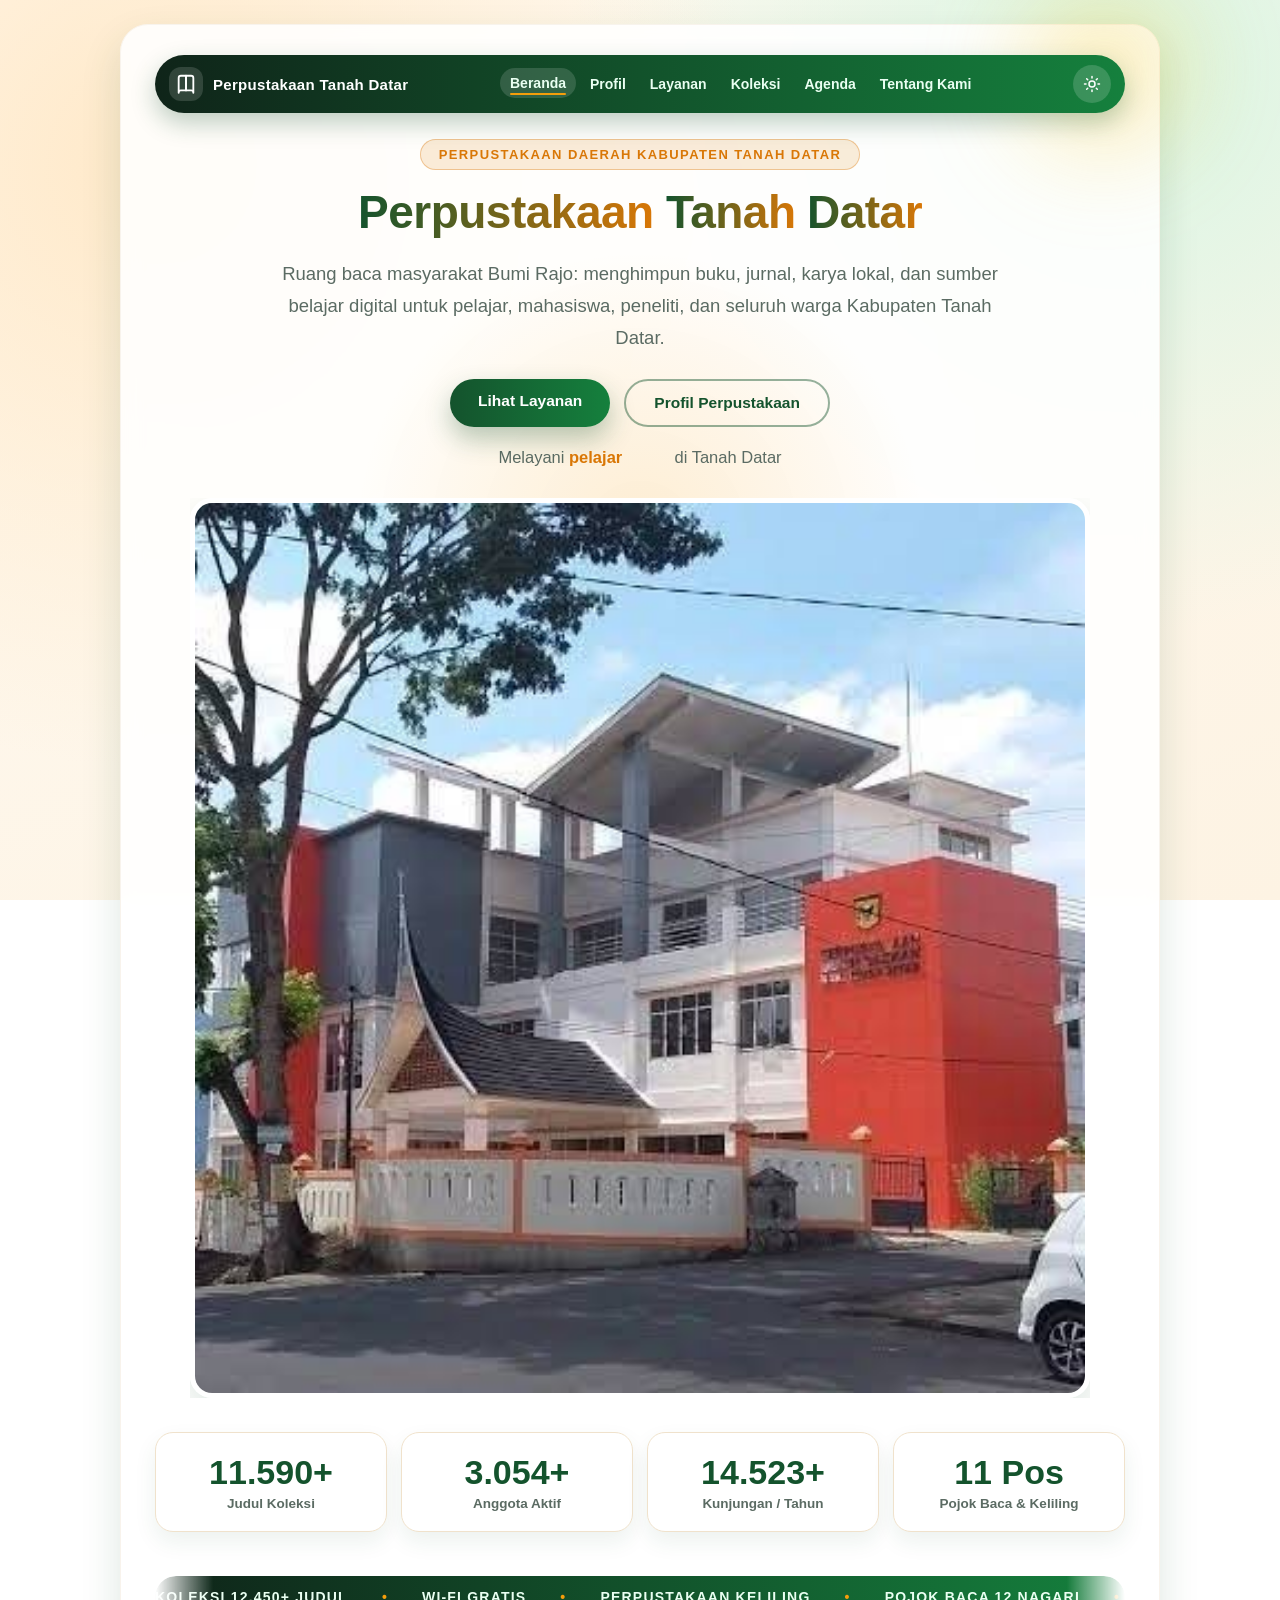
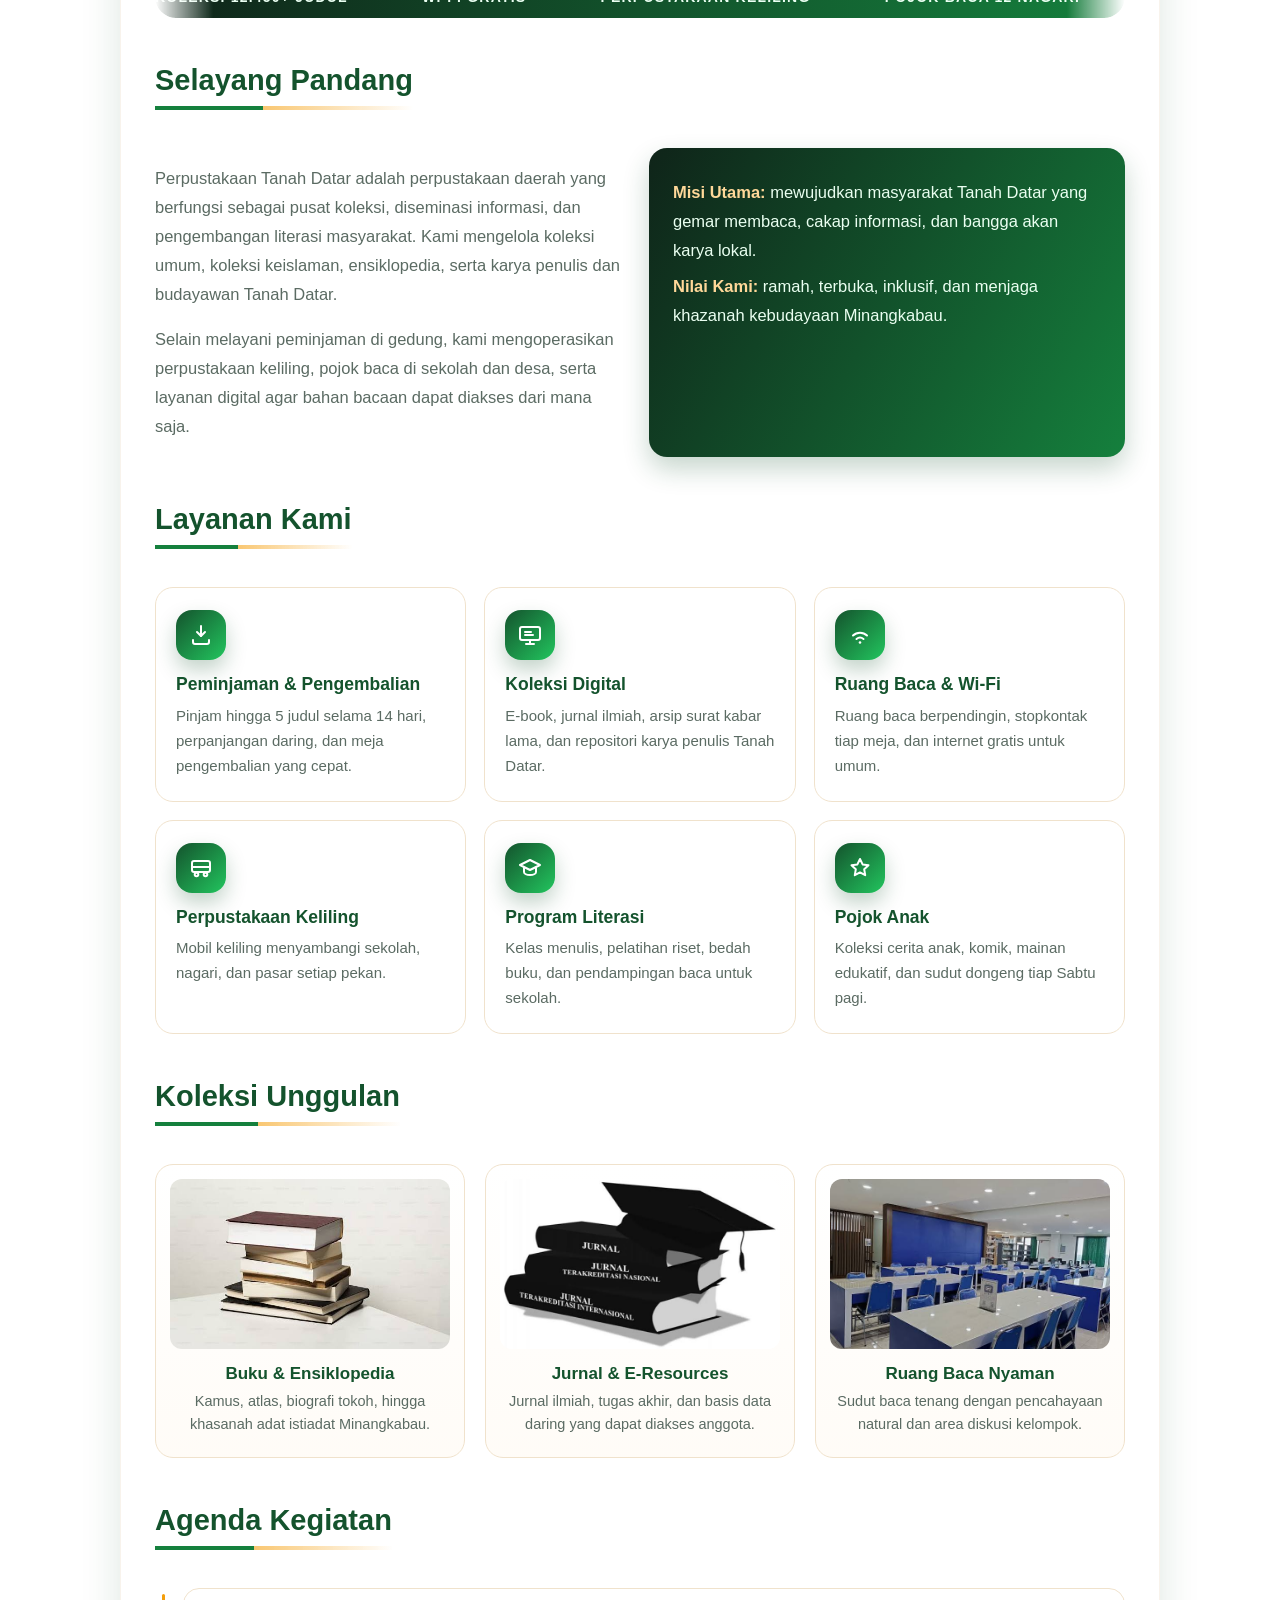
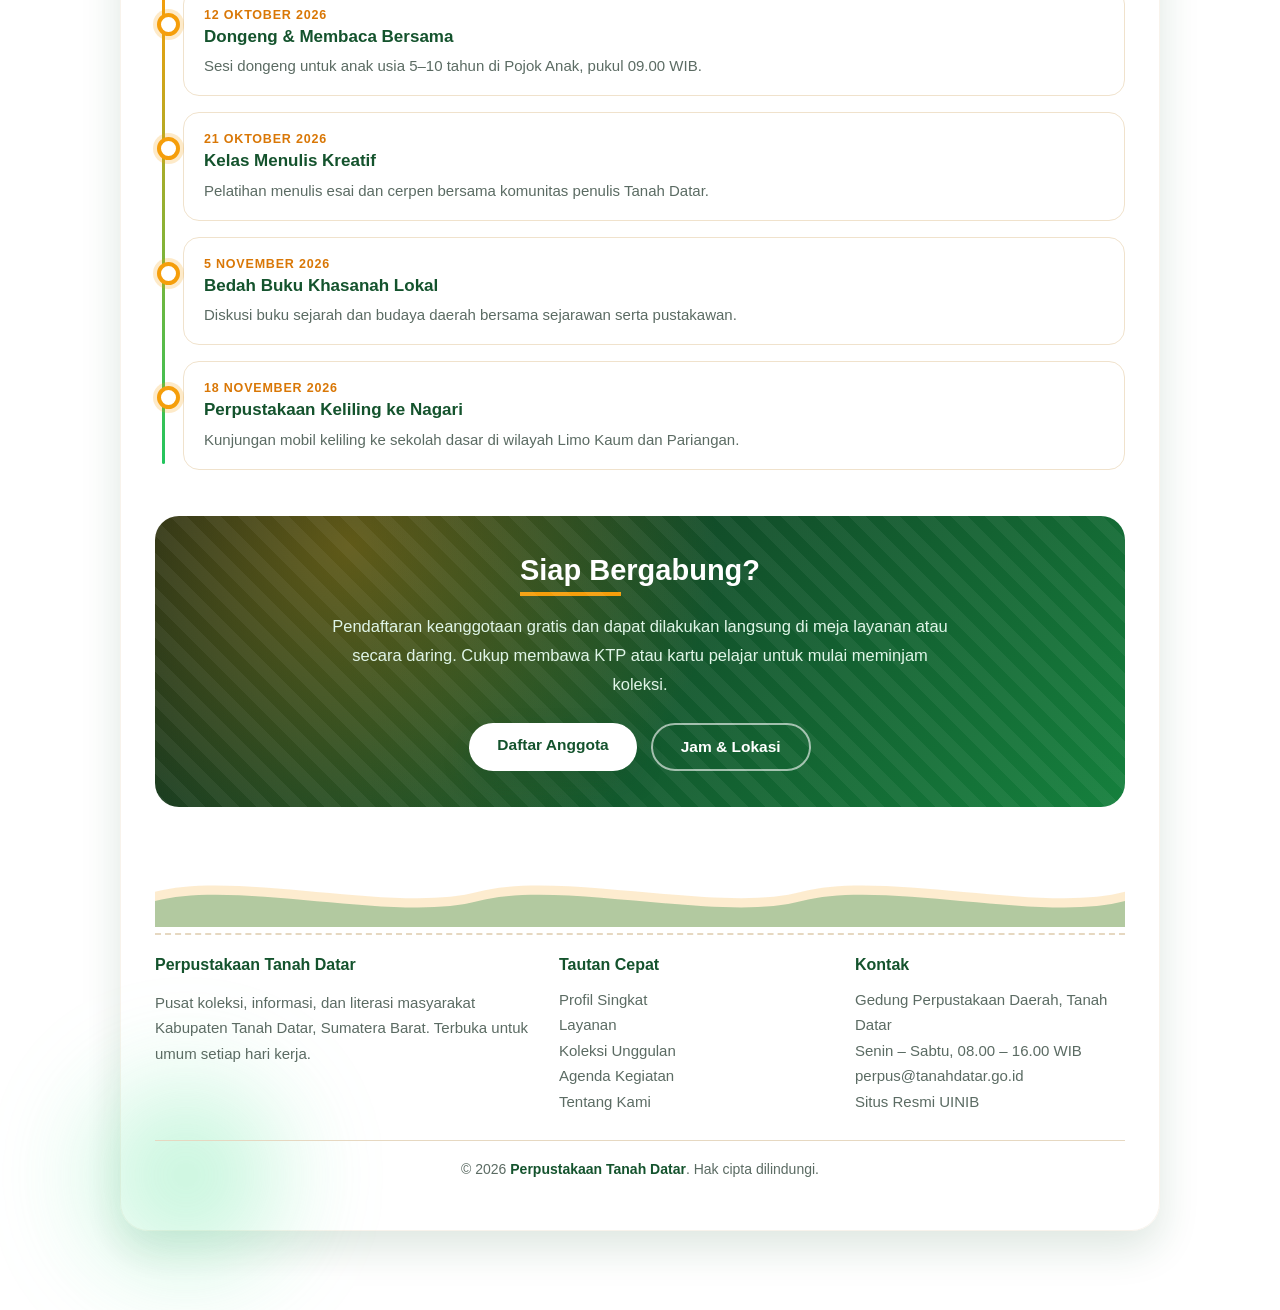
<file: index.html>
<!doctype html>
<html lang="id">
  <head>
    <meta charset="UTF-8" />
    <meta name="viewport" content="width=device-width, initial-scale=1.0" />
    <meta
      name="description"
      content="Website resmi Perpustakaan Tanah Datar - pusat literasi, koleksi, dan layanan informasi daerah."
    />
    <title>Perpustakaan Tanah Datar - Beranda</title>
    <link rel="stylesheet" href="style.css" />
    <script>
      try {
        document.documentElement.dataset.tema =
          localStorage.getItem("tema-perpus-tanah-datar") ||
          (matchMedia("(prefers-color-scheme: dark)").matches
            ? "gelap"
            : "terang");
      } catch (e) {}
    </script>
  </head>
  <body>
    <div class="laju-gulir" aria-hidden="true"><span></span></div>

    <div class="muat" aria-hidden="true">
      <svg
        class="logo-muat"
        width="54"
        height="54"
        viewBox="0 0 24 24"
        fill="none"
        stroke="currentColor"
        stroke-width="1.7"
        stroke-linecap="round"
        stroke-linejoin="round"
      >
        <path d="M4 5.5A2.5 2.5 0 0 1 6.5 3H12v16H6.5A2.5 2.5 0 0 0 4 21.5z" />
        <path
          d="M20 5.5A2.5 2.5 0 0 0 17.5 3H12v16h5.5A2.5 2.5 0 0 1 20 21.5z"
        />
      </svg>
      <span class="teks-muat">Perpustakaan Tanah Datar</span>
      <span class="bar"><span></span></span>
    </div>

    <div class="container">
      <div class="bercahaya" aria-hidden="true"></div>
      <i class="blob blob-a" aria-hidden="true"></i>
      <i class="blob blob-b" aria-hidden="true"></i>
      <nav class="navigasi">
        <a class="merek" href="index.html">
          <svg
            width="22"
            height="22"
            viewBox="0 0 24 24"
            fill="none"
            stroke="currentColor"
            stroke-width="2"
            stroke-linecap="round"
            stroke-linejoin="round"
            aria-hidden="true"
          >
            <path
              d="M4 5.5A2.5 2.5 0 0 1 6.5 3H12v16H6.5A2.5 2.5 0 0 0 4 21.5z"
            />
            <path
              d="M20 5.5A2.5 2.5 0 0 0 17.5 3H12v16h5.5A2.5 2.5 0 0 1 20 21.5z"
            />
          </svg>
          <span>Perpustakaan Tanah Datar</span>
        </a>

        <div class="tautan">
          <a href="index.html">Beranda</a>
          <a href="#profil">Profil</a>
          <a href="#layanan">Layanan</a>
          <a href="#koleksi">Koleksi</a>
          <a href="#agenda">Agenda</a>
          <a href="tentang.html">Tentang Kami</a>
        </div>

        <button
          class="tombol-tema"
          type="button"
          aria-label="Ganti tema terang atau gelap"
        >
          <svg
            class="ikon-siang"
            width="18"
            height="18"
            viewBox="0 0 24 24"
            fill="none"
            stroke="currentColor"
            stroke-width="2"
            stroke-linecap="round"
            aria-hidden="true"
          >
            <circle cx="12" cy="12" r="4" />
            <path
              d="M12 2v2M12 20v2M2 12h2M20 12h2M4.9 4.9l1.4 1.4M17.7 17.7l1.4 1.4M19.1 4.9l-1.4 1.4M6.3 17.7l-1.4 1.4"
            />
          </svg>
          <svg
            class="ikon-malam"
            width="18"
            height="18"
            viewBox="0 0 24 24"
            fill="none"
            stroke="currentColor"
            stroke-width="2"
            stroke-linecap="round"
            stroke-linejoin="round"
            aria-hidden="true"
          >
            <path d="M21 12.8A9 9 0 1 1 11.2 3a7 7 0 0 0 9.8 9.8z" />
          </svg>
        </button>
      </nav>

      <header class="hero">
        <span class="lencana">Perpustakaan Daerah Kabupaten Tanah Datar</span>
        <h1>Perpustakaan Tanah Datar</h1>
        <p class="lead">
          Ruang baca masyarakat Bumi Rajo: menghimpun buku, jurnal, karya lokal,
          dan sumber belajar digital untuk pelajar, mahasiswa, peneliti, dan
          seluruh warga Kabupaten Tanah Datar.
        </p>
        <div class="aksi">
          <a class="tombol tombol-utama" href="#layanan"
            ><span>Lihat Layanan</span></a
          >
          <a class="tombol tombol-kedua" href="tentang.html"
            ><span>Profil Perpustakaan</span></a
          >
        </div>
        <p class="rotasi-baris">
          Melayani
          <span
            class="rotasi"
            data-kata="pelajar|mahasiswa|peneliti|guru|warga umum|komunitas baca"
            >pelajar</span
          >
          di Tanah Datar
        </p>
        <span class="gelap-gambar">
          <img
            src="images/perpustakaan.jpg"
            alt="Gedung Perpustakaan Tanah Datar"
            width="900"
          />
        </span>
      </header>

      <main>
        <section class="statistik reveal" aria-label="Statistik perpustakaan">
          <div class="angka">
            <span class="nilai" data-akhir="12450" data-akhiran="+">0</span>
            <span class="label">Judul Koleksi</span>
          </div>
          <div class="angka">
            <span class="nilai" data-akhir="3280" data-akhiran="+">0</span>
            <span class="label">Anggota Aktif</span>
          </div>
          <div class="angka">
            <span class="nilai" data-akhir="15600" data-akhiran="+">0</span>
            <span class="label">Kunjungan / Tahun</span>
          </div>
          <div class="angka">
            <span class="nilai" data-akhir="12" data-akhiran=" Pos">0</span>
            <span class="label">Pojok Baca &amp; Keliling</span>
          </div>
        </section>

        <div class="berjalan reveal" aria-hidden="true">
          <div class="jalur">
            <span>Koleksi 12.450+ Judul</span>
            <span>Wi-Fi Gratis</span>
            <span>Perpustakaan Keliling</span>
            <span>Pojok Baca 12 Nagari</span>
            <span>Ruang Anak &amp; Komik</span>
            <span>Kelas Menulis Kreatif</span>
            <span>Repositori Karya Lokal</span>
          </div>
        </div>

        <section id="profil" class="reveal geser-kiri">
          <h2>Selayang Pandang</h2>
          <div class="grid-2">
            <div>
              <p>
                Perpustakaan Tanah Datar adalah perpustakaan daerah yang
                berfungsi sebagai pusat koleksi, diseminasi informasi, dan
                pengembangan literasi masyarakat. Kami mengelola koleksi umum,
                koleksi keislaman, ensiklopedia, serta karya penulis dan
                budayawan Tanah Datar.
              </p>
              <p>
                Selain melayani peminjaman di gedung, kami mengoperasikan
                perpustakaan keliling, pojok baca di sekolah dan desa, serta
                layanan digital agar bahan bacaan dapat diakses dari mana saja.
              </p>
            </div>
            <div class="kotak-info">
              <p>
                <strong>Misi Utama:</strong> mewujudkan masyarakat Tanah Datar
                yang gemar membaca, cakap informasi, dan bangga akan karya
                lokal.
              </p>
              <p>
                <strong>Nilai Kami:</strong> ramah, terbuka, inklusif, dan
                menjaga khazanah kebudayaan Minangkabau.
              </p>
            </div>
          </div>
        </section>

        <section id="layanan" class="reveal zum">
          <h2>Layanan Kami</h2>
          <div class="layanan">
            <article class="layanan-kartu">
              <div class="ikon">
                <svg
                  width="24"
                  height="24"
                  viewBox="0 0 24 24"
                  fill="none"
                  stroke="currentColor"
                  stroke-width="2"
                  stroke-linecap="round"
                  stroke-linejoin="round"
                  aria-hidden="true"
                >
                  <path d="M12 3v10" />
                  <path d="M8 9l4 4 4-4" />
                  <path d="M4 17v2a2 2 0 0 0 2 2h12a2 2 0 0 0 2-2v-2" />
                </svg>
              </div>
              <h3>Peminjaman &amp; Pengembalian</h3>
              <p>
                Pinjam hingga 5 judul selama 14 hari, perpanjangan daring, dan
                meja pengembalian yang cepat.
              </p>
            </article>

            <article class="layanan-kartu">
              <div class="ikon">
                <svg
                  width="24"
                  height="24"
                  viewBox="0 0 24 24"
                  fill="none"
                  stroke="currentColor"
                  stroke-width="2"
                  stroke-linecap="round"
                  stroke-linejoin="round"
                  aria-hidden="true"
                >
                  <rect x="2" y="4" width="20" height="13" rx="2" />
                  <path d="M8 21h8M12 17v4" />
                  <path d="M7 9h6M7 12h8" />
                </svg>
              </div>
              <h3>Koleksi Digital</h3>
              <p>
                E-book, jurnal ilmiah, arsip surat kabar lama, dan repositori
                karya penulis Tanah Datar.
              </p>
            </article>

            <article class="layanan-kartu">
              <div class="ikon">
                <svg
                  width="24"
                  height="24"
                  viewBox="0 0 24 24"
                  fill="none"
                  stroke="currentColor"
                  stroke-width="2"
                  stroke-linecap="round"
                  stroke-linejoin="round"
                  aria-hidden="true"
                >
                  <path d="M5 12.5a10 10 0 0 1 14 0" />
                  <path d="M8.5 16a5.5 5.5 0 0 1 7 0" />
                  <circle
                    cx="12"
                    cy="19.5"
                    r="1.3"
                    fill="currentColor"
                    stroke="none"
                  />
                </svg>
              </div>
              <h3>Ruang Baca &amp; Wi-Fi</h3>
              <p>
                Ruang baca berpendingin, stopkontak tiap meja, dan internet
                gratis untuk umum.
              </p>
            </article>

            <article class="layanan-kartu">
              <div class="ikon">
                <svg
                  width="24"
                  height="24"
                  viewBox="0 0 24 24"
                  fill="none"
                  stroke="currentColor"
                  stroke-width="2"
                  stroke-linecap="round"
                  stroke-linejoin="round"
                  aria-hidden="true"
                >
                  <rect x="3" y="5" width="18" height="11" rx="2" />
                  <path d="M3 11h18" />
                  <circle cx="7.5" cy="18.5" r="1.8" />
                  <circle cx="16.5" cy="18.5" r="1.8" />
                </svg>
              </div>
              <h3>Perpustakaan Keliling</h3>
              <p>
                Mobil keliling menyambangi sekolah, nagari, dan pasar setiap
                pekan.
              </p>
            </article>

            <article class="layanan-kartu">
              <div class="ikon">
                <svg
                  width="24"
                  height="24"
                  viewBox="0 0 24 24"
                  fill="none"
                  stroke="currentColor"
                  stroke-width="2"
                  stroke-linecap="round"
                  stroke-linejoin="round"
                  aria-hidden="true"
                >
                  <path d="M12 4L2 9l10 5 10-5z" />
                  <path d="M6 11.5V16c0 1.7 2.7 3 6 3s6-1.3 6-3v-4.5" />
                </svg>
              </div>
              <h3>Program Literasi</h3>
              <p>
                Kelas menulis, pelatihan riset, bedah buku, dan pendampingan
                baca untuk sekolah.
              </p>
            </article>

            <article class="layanan-kartu">
              <div class="ikon">
                <svg
                  width="24"
                  height="24"
                  viewBox="0 0 24 24"
                  fill="none"
                  stroke="currentColor"
                  stroke-width="2"
                  stroke-linecap="round"
                  stroke-linejoin="round"
                  aria-hidden="true"
                >
                  <path
                    d="M12 3l2.6 5.4 5.9.8-4.3 4.1 1 5.9-5.2-2.8-5.2 2.8 1-5.9L3.5 9.2l5.9-.8z"
                  />
                </svg>
              </div>
              <h3>Pojok Anak</h3>
              <p>
                Koleksi cerita anak, komik, mainan edukatif, dan sudut dongeng
                tiap Sabtu pagi.
              </p>
            </article>
          </div>
        </section>

        <section id="koleksi" class="reveal geser-kanan">
          <h2>Koleksi Unggulan</h2>
          <div class="galeri">
            <article class="kartu">
              <span class="tag">Rak Referensi</span>
              <img src="images/buku.jpg" alt="Koleksi buku referensi" />
              <h3>Buku &amp; Ensiklopedia</h3>
              <p>
                Kamus, atlas, biografi tokoh, hingga khasanah adat istiadat
                Minangkabau.
              </p>
            </article>
            <article class="kartu">
              <span class="tag">Digital</span>
              <img src="images/jurnal.jpg" alt="Koleksi jurnal ilmiah" />
              <h3>Jurnal &amp; E-Resources</h3>
              <p>
                Jurnal ilmiah, tugas akhir, dan basis data daring yang dapat
                diakses anggota.
              </p>
            </article>
            <article class="kartu">
              <span class="tag">Fasilitas</span>
              <img src="images/ruang-baca.jpg" alt="Ruang baca perpustakaan" />
              <h3>Ruang Baca Nyaman</h3>
              <p>
                Sudut baca tenang dengan pencahayaan natural dan area diskusi
                kelompok.
              </p>
            </article>
          </div>
        </section>

        <section id="agenda" class="reveal geser-kiri">
          <h2>Agenda Kegiatan</h2>
          <ul class="agenda">
            <li>
              <span class="tanggal">12 Oktober 2026</span>
              <h3>Dongeng &amp; Membaca Bersama</h3>
              <p>
                Sesi dongeng untuk anak usia 5–10 tahun di Pojok Anak, pukul
                09.00 WIB.
              </p>
            </li>
            <li>
              <span class="tanggal">21 Oktober 2026</span>
              <h3>Kelas Menulis Kreatif</h3>
              <p>
                Pelatihan menulis esai dan cerpen bersama komunitas penulis
                Tanah Datar.
              </p>
            </li>
            <li>
              <span class="tanggal">5 November 2026</span>
              <h3>Bedah Buku Khasanah Lokal</h3>
              <p>
                Diskusi buku sejarah dan budaya daerah bersama sejarawan serta
                pustakawan.
              </p>
            </li>
            <li>
              <span class="tanggal">18 November 2026</span>
              <h3>Perpustakaan Keliling ke Nagari</h3>
              <p>
                Kunjungan mobil keliling ke sekolah dasar di wilayah Limo Kaum
                dan Pariangan.
              </p>
            </li>
          </ul>
        </section>

        <section class="ajakan reveal zum">
          <h2>Siap Bergabung?</h2>
          <p>
            Pendaftaran keanggotaan gratis dan dapat dilakukan langsung di meja
            layanan atau secara daring. Cukup membawa KTP atau kartu pelajar
            untuk mulai meminjam koleksi.
          </p>
          <div class="aksi">
            <a class="tombol tombol-utama" href="mailto:perpus@tanahdatar.go.id"
              ><span>Daftar Anggota</span></a
            >
            <a class="tombol tombol-kedua" href="tentang.html"
              ><span>Jam &amp; Lokasi</span></a
            >
          </div>
        </section>
      </main>

      <div class="ombak" aria-hidden="true">
        <svg class="ombak-1" viewBox="0 0 1440 80" preserveAspectRatio="none">
          <path
            fill="rgba(245,158,11,0.35)"
            d="M0,42 C60,18 180,66 240,42 C300,18 420,66 480,42 C540,18 660,66 720,42 C780,18 900,66 960,42 C1020,18 1140,66 1200,42 C1260,18 1380,66 1440,42 L1440,80 L0,80 Z"
          />
        </svg>
        <svg class="ombak-2" viewBox="0 0 1440 80" preserveAspectRatio="none">
          <path
            fill="rgba(21,128,61,0.32)"
            d="M0,52 C60,28 180,76 240,52 C300,28 420,76 480,52 C540,28 660,76 720,52 C780,28 900,76 960,52 C1020,28 1140,76 1200,52 C1260,28 1380,76 1440,52 L1440,80 L0,80 Z"
          />
        </svg>
      </div>

      <footer>
        <div class="kaki-grid">
          <div>
            <h3>Perpustakaan Tanah Datar</h3>
            <p>
              Pusat koleksi, informasi, dan literasi masyarakat Kabupaten Tanah
              Datar, Sumatera Barat. Terbuka untuk umum setiap hari kerja.
            </p>
          </div>
          <div>
            <h3>Tautan Cepat</h3>
            <ul>
              <li><a href="#profil">Profil Singkat</a></li>
              <li><a href="#layanan">Layanan</a></li>
              <li><a href="#koleksi">Koleksi Unggulan</a></li>
              <li><a href="#agenda">Agenda Kegiatan</a></li>
              <li><a href="tentang.html">Tentang Kami</a></li>
            </ul>
          </div>
          <div>
            <h3>Kontak</h3>
            <ul>
              <li>Gedung Perpustakaan Daerah, Tanah Datar</li>
              <li>Senin – Sabtu, 08.00 – 16.00 WIB</li>
              <li>
                <a href="mailto:perpus@tanahdatar.go.id"
                  >perpus@tanahdatar.go.id</a
                >
              </li>
              <li>
                <a
                  href="https://perpustakaan.uinib.ac.id"
                  target="_blank"
                  rel="noopener"
                  >Situs Resmi UINIB</a
                >
              </li>
            </ul>
          </div>
        </div>
        <p class="hak-cipta">
          &copy; 2026
          <a href="index.html">Perpustakaan Tanah Datar</a>. Hak
          cipta dilindungi.
        </p>
      </footer>
    </div>

    <button class="ke-atas" type="button" aria-label="Kembali ke atas">
      <svg
        width="20"
        height="20"
        viewBox="0 0 24 24"
        fill="none"
        stroke="currentColor"
        stroke-width="2.4"
        stroke-linecap="round"
        stroke-linejoin="round"
        aria-hidden="true"
      >
        <path d="M12 19V5" />
        <path d="M6 11l6-6 6 6" />
      </svg>
    </button>

    <script src="script.js"></script>
  </body>
</html>
</file>
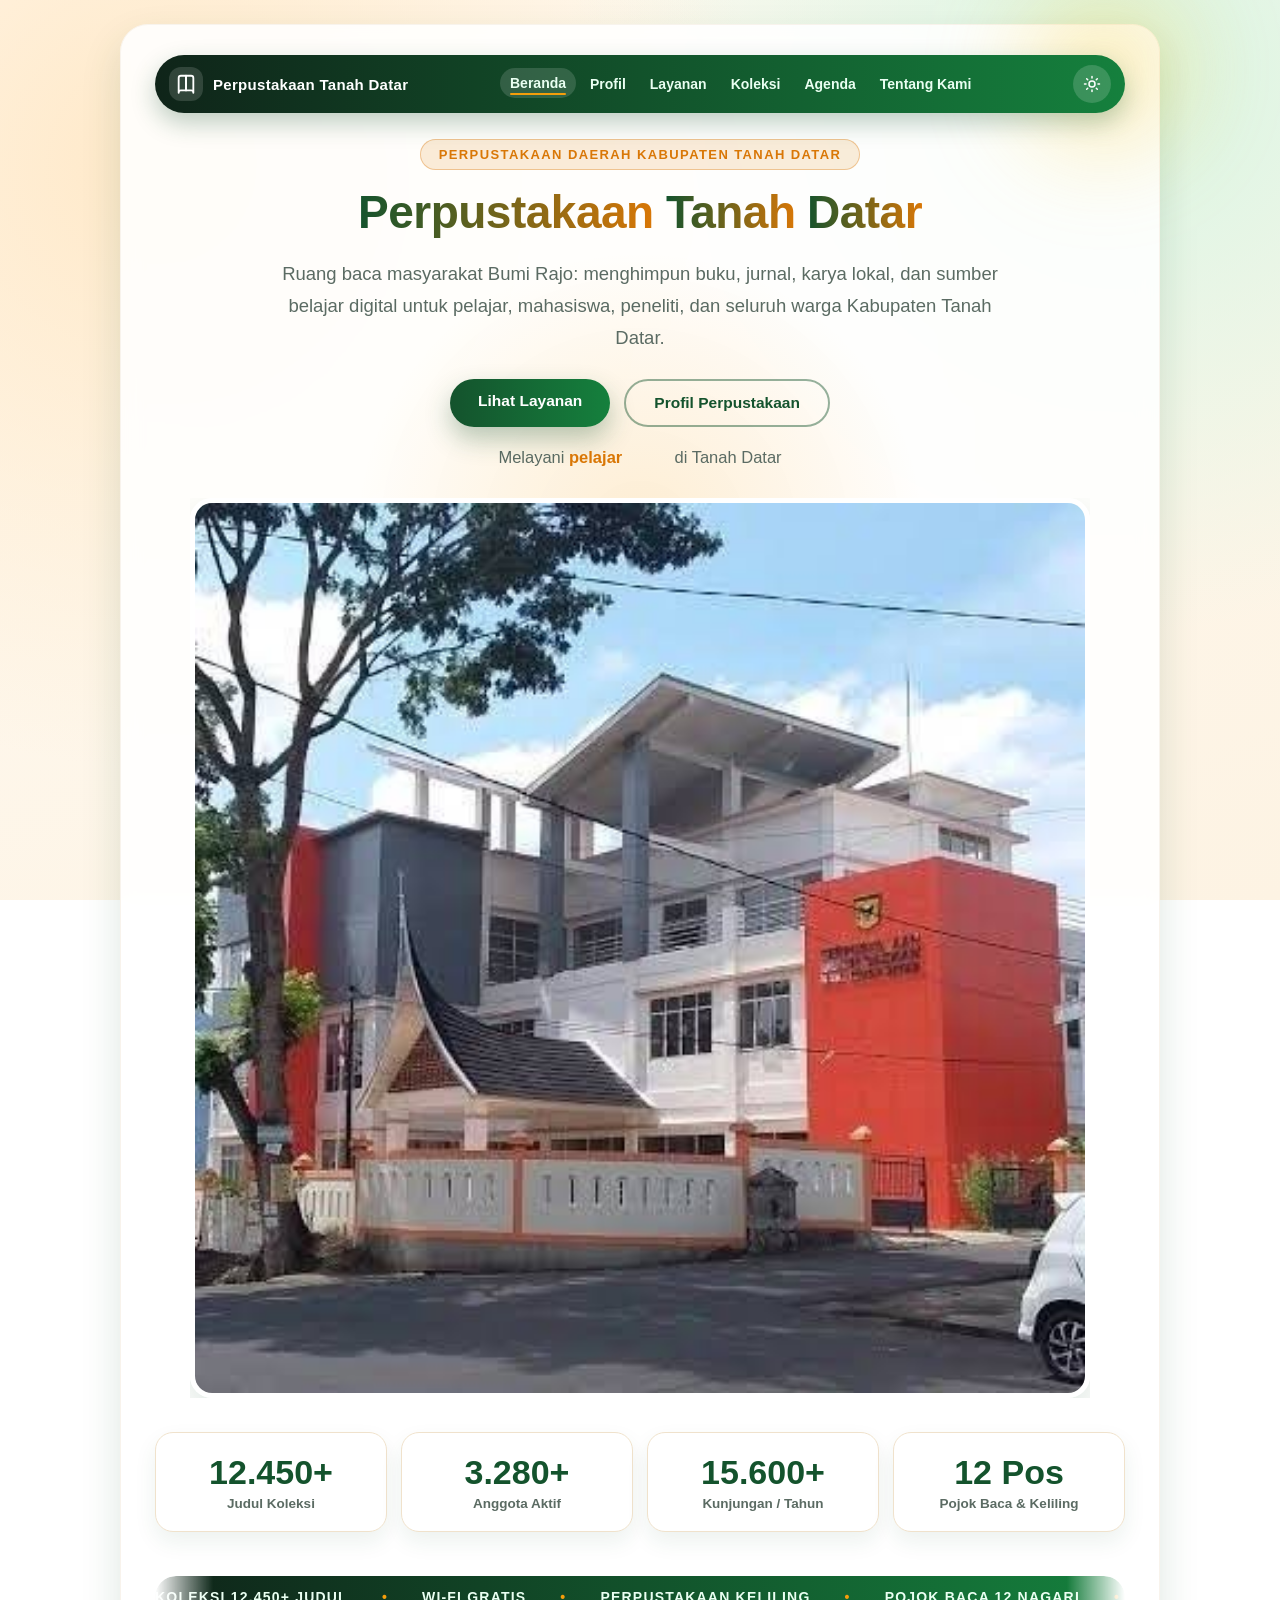
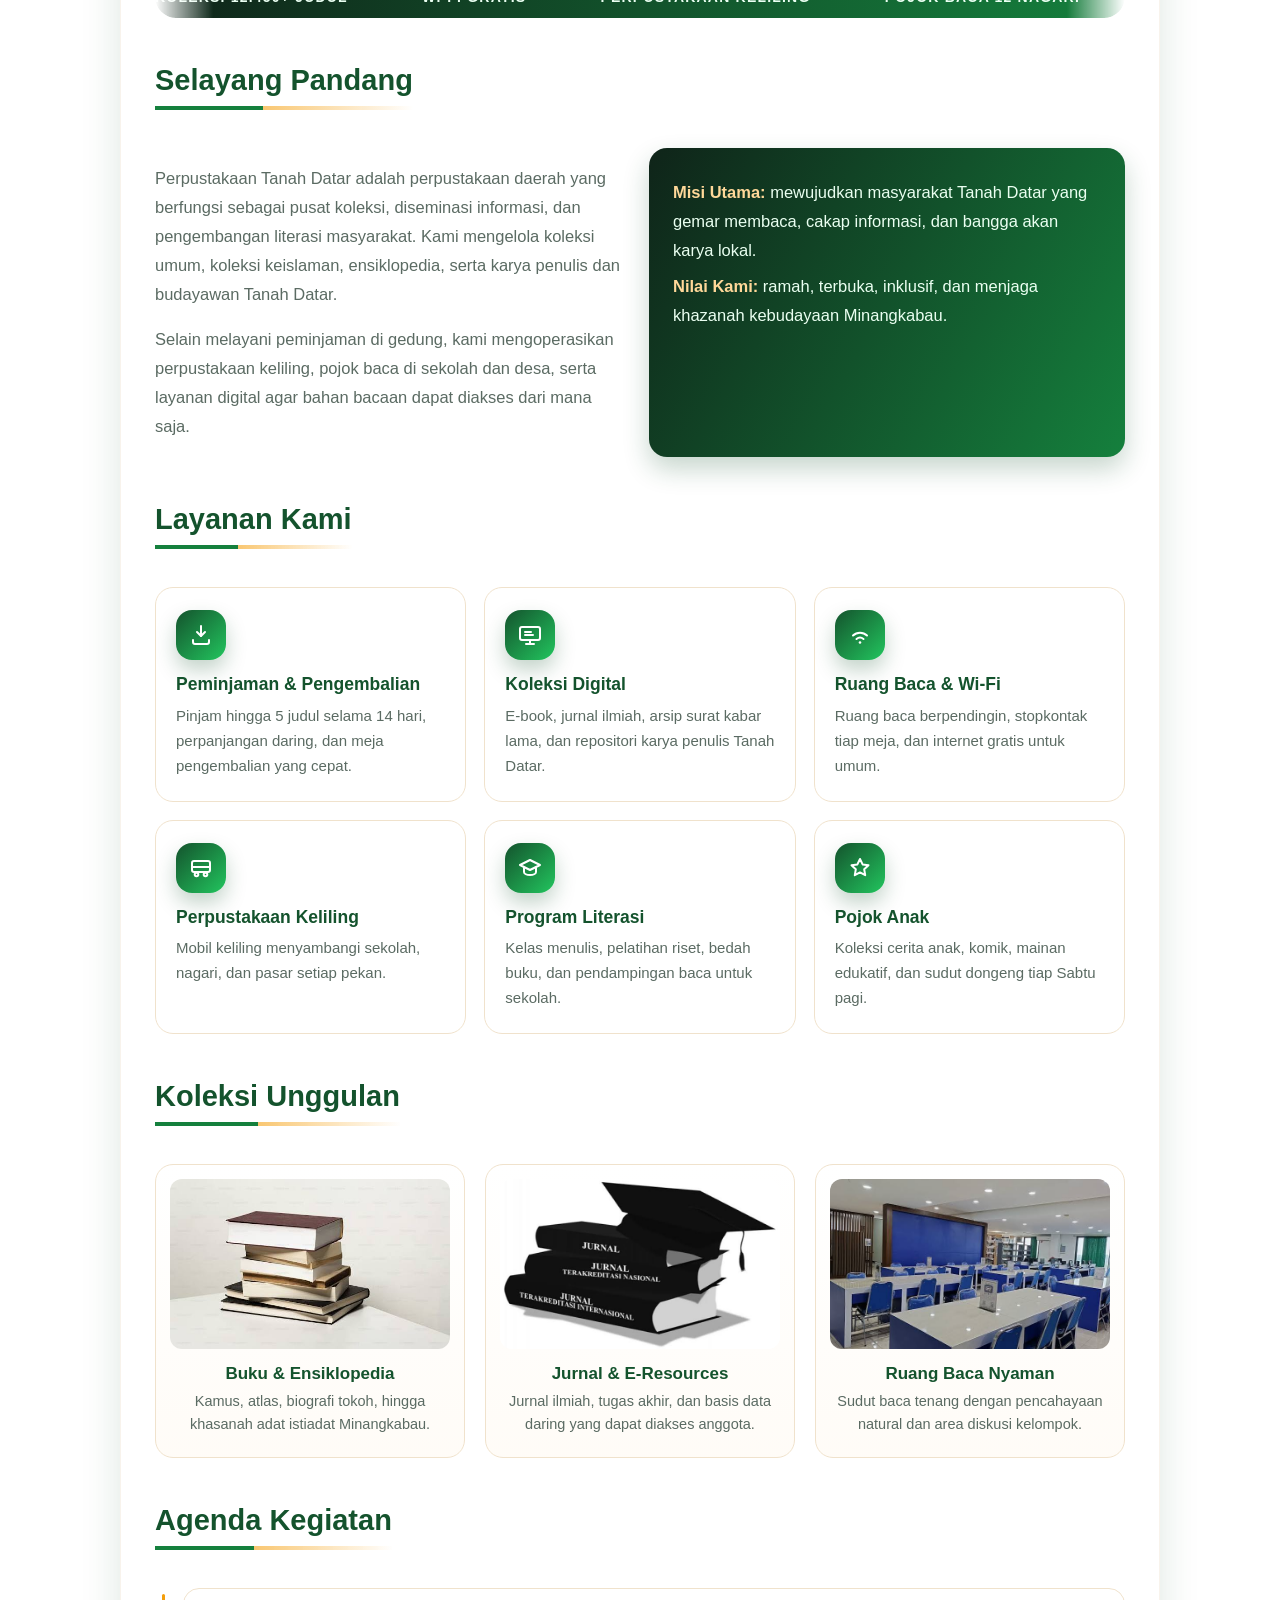
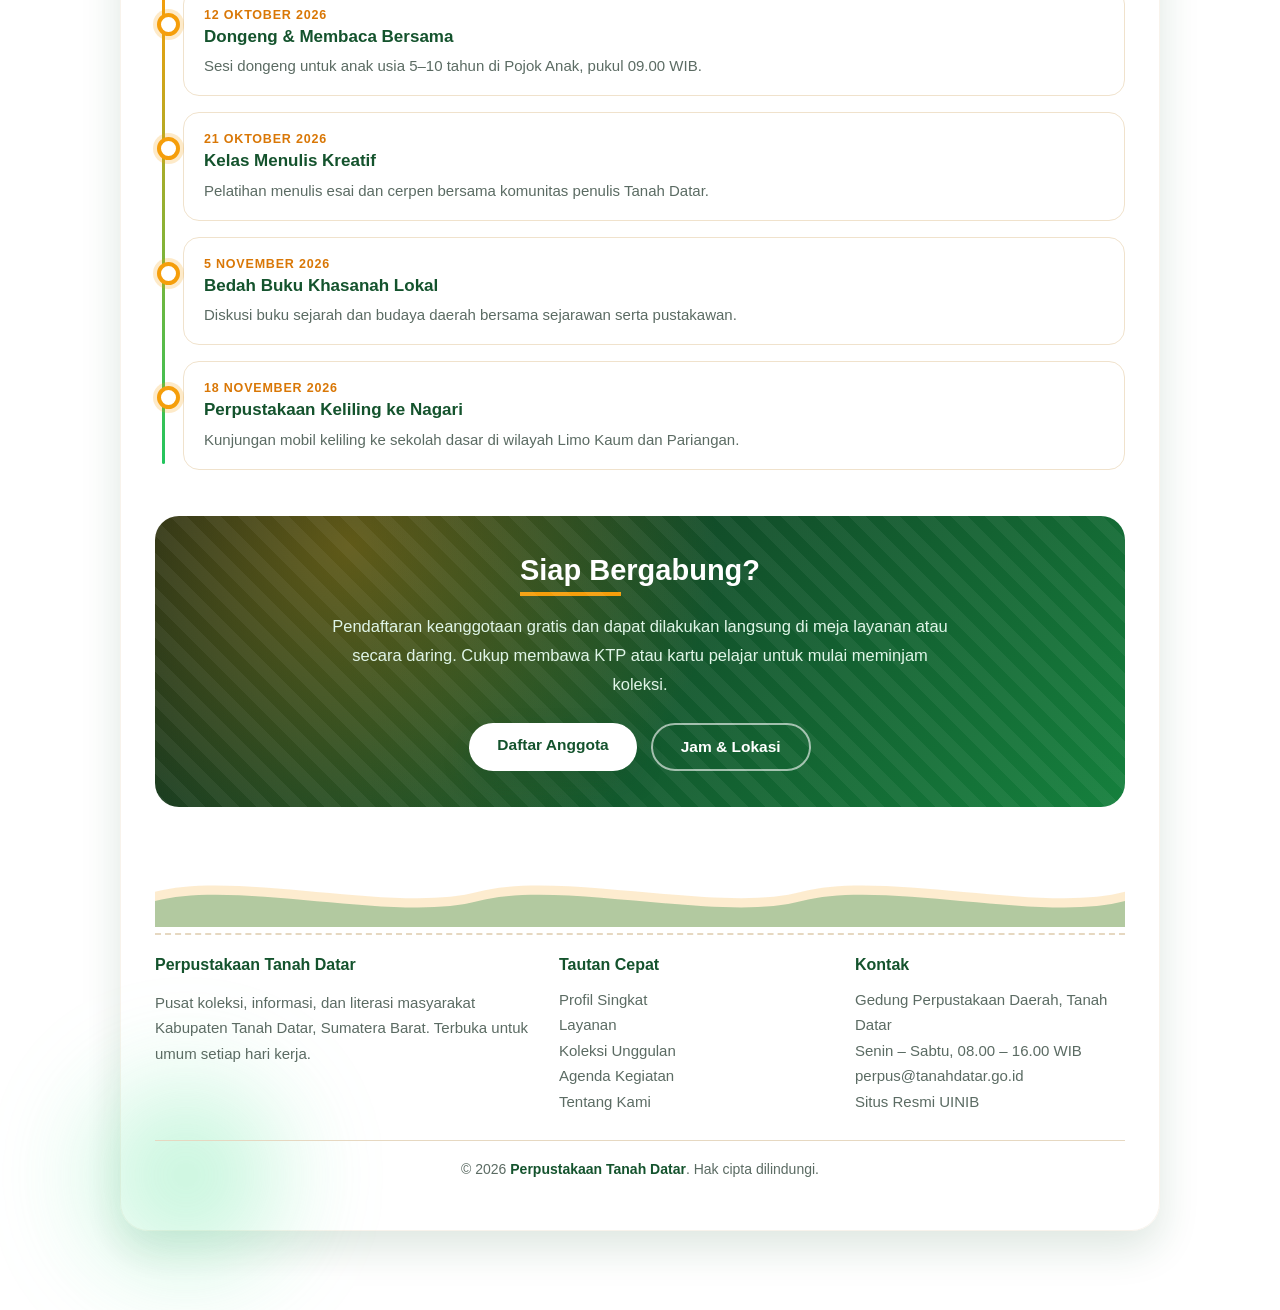
<file: perpustakaan-silvia.html>
<!doctype html>
<html lang="id">
  <head>
    <meta charset="UTF-8" />
    <meta name="viewport" content="width=device-width, initial-scale=1.0" />
    <meta
      name="description"
      content="Website resmi Perpustakaan Tanah Datar - pusat literasi, koleksi, dan layanan informasi daerah."
    />
    <title>Perpustakaan Tanah Datar - Beranda</title>
    <link rel="stylesheet" href="style.css" />
    <script>
      try {
        document.documentElement.dataset.tema =
          localStorage.getItem("tema-perpus-tanah-datar") ||
          (matchMedia("(prefers-color-scheme: dark)").matches ? "gelap" : "terang");
      } catch (e) {}
    </script>
  </head>
  <body>
    <div class="laju-gulir" aria-hidden="true"><span></span></div>

    <div class="muat" aria-hidden="true">
      <svg class="logo-muat" width="54" height="54" viewBox="0 0 24 24" fill="none" stroke="currentColor" stroke-width="1.7" stroke-linecap="round" stroke-linejoin="round">
        <path d="M4 5.5A2.5 2.5 0 0 1 6.5 3H12v16H6.5A2.5 2.5 0 0 0 4 21.5z" />
        <path d="M20 5.5A2.5 2.5 0 0 0 17.5 3H12v16h5.5A2.5 2.5 0 0 1 20 21.5z" />
      </svg>
      <span class="teks-muat">Perpustakaan Tanah Datar</span>
      <span class="bar"><span></span></span>
    </div>

    <div class="container">
      <div class="bercahaya" aria-hidden="true"></div>
      <i class="blob blob-a" aria-hidden="true"></i>
      <i class="blob blob-b" aria-hidden="true"></i>
      <nav class="navigasi">
        <a class="merek" href="perpustakaan-silvia.html">
          <svg width="22" height="22" viewBox="0 0 24 24" fill="none" stroke="currentColor" stroke-width="2" stroke-linecap="round" stroke-linejoin="round" aria-hidden="true">
            <path d="M4 5.5A2.5 2.5 0 0 1 6.5 3H12v16H6.5A2.5 2.5 0 0 0 4 21.5z" />
            <path d="M20 5.5A2.5 2.5 0 0 0 17.5 3H12v16h5.5A2.5 2.5 0 0 1 20 21.5z" />
          </svg>
          <span>Perpustakaan Tanah Datar</span>
        </a>

        <div class="tautan">
          <a href="perpustakaan-silvia.html">Beranda</a>
          <a href="#profil">Profil</a>
          <a href="#layanan">Layanan</a>
          <a href="#koleksi">Koleksi</a>
          <a href="#agenda">Agenda</a>
          <a href="tentang.html">Tentang Kami</a>
        </div>

        <button class="tombol-tema" type="button" aria-label="Ganti tema terang atau gelap">
          <svg class="ikon-siang" width="18" height="18" viewBox="0 0 24 24" fill="none" stroke="currentColor" stroke-width="2" stroke-linecap="round" aria-hidden="true">
            <circle cx="12" cy="12" r="4" />
            <path d="M12 2v2M12 20v2M2 12h2M20 12h2M4.9 4.9l1.4 1.4M17.7 17.7l1.4 1.4M19.1 4.9l-1.4 1.4M6.3 17.7l-1.4 1.4" />
          </svg>
          <svg class="ikon-malam" width="18" height="18" viewBox="0 0 24 24" fill="none" stroke="currentColor" stroke-width="2" stroke-linecap="round" stroke-linejoin="round" aria-hidden="true">
            <path d="M21 12.8A9 9 0 1 1 11.2 3a7 7 0 0 0 9.8 9.8z" />
          </svg>
        </button>
      </nav>

      <header class="hero">
        <span class="lencana">Perpustakaan Daerah Kabupaten Tanah Datar</span>
        <h1>Perpustakaan Tanah Datar</h1>
        <p class="lead">
          Ruang baca masyarakat Bumi Rajo: menghimpun buku, jurnal, karya lokal,
          dan sumber belajar digital untuk pelajar, mahasiswa, peneliti, dan
          seluruh warga Kabupaten Tanah Datar.
        </p>
        <div class="aksi">
          <a class="tombol tombol-utama" href="#layanan"><span>Lihat Layanan</span></a>
          <a class="tombol tombol-kedua" href="tentang.html"><span>Profil Perpustakaan</span></a>
        </div>
        <p class="rotasi-baris">
          Melayani
          <span
            class="rotasi"
            data-kata="pelajar|mahasiswa|peneliti|guru|warga umum|komunitas baca"
            >pelajar</span
          >
          di Tanah Datar
        </p>
        <span class="gelap-gambar">
          <img
            src="images/perpustakaan.jpg"
            alt="Gedung Perpustakaan Tanah Datar"
            width="900"
          />
        </span>
      </header>

      <main>
        <section class="statistik reveal" aria-label="Statistik perpustakaan">
          <div class="angka">
            <span class="nilai" data-akhir="12450" data-akhiran="+">0</span>
            <span class="label">Judul Koleksi</span>
          </div>
          <div class="angka">
            <span class="nilai" data-akhir="3280" data-akhiran="+">0</span>
            <span class="label">Anggota Aktif</span>
          </div>
          <div class="angka">
            <span class="nilai" data-akhir="15600" data-akhiran="+">0</span>
            <span class="label">Kunjungan / Tahun</span>
          </div>
          <div class="angka">
            <span class="nilai" data-akhir="12" data-akhiran=" Pos">0</span>
            <span class="label">Pojok Baca &amp; Keliling</span>
          </div>
        </section>

        <div class="berjalan reveal" aria-hidden="true">
          <div class="jalur">
            <span>Koleksi 12.450+ Judul</span>
            <span>Wi-Fi Gratis</span>
            <span>Perpustakaan Keliling</span>
            <span>Pojok Baca 12 Nagari</span>
            <span>Ruang Anak &amp; Komik</span>
            <span>Kelas Menulis Kreatif</span>
            <span>Repositori Karya Lokal</span>
          </div>
        </div>

        <section id="profil" class="reveal geser-kiri">
          <h2>Selayang Pandang</h2>
          <div class="grid-2">
            <div>
              <p>
                Perpustakaan Tanah Datar adalah perpustakaan daerah yang
                berfungsi sebagai pusat koleksi, diseminasi informasi, dan
                pengembangan literasi masyarakat. Kami mengelola koleksi umum,
                koleksi keislaman, ensiklopedia, serta karya penulis dan budayawan
                Tanah Datar.
              </p>
              <p>
                Selain melayani peminjaman di gedung, kami mengoperasikan
                perpustakaan keliling, pojok baca di sekolah dan desa, serta
                layanan digital agar bahan bacaan dapat diakses dari mana saja.
              </p>
            </div>
            <div class="kotak-info">
              <p><strong>Misi Utama:</strong> mewujudkan masyarakat Tanah Datar yang gemar membaca, cakap informasi, dan bangga akan karya lokal.</p>
              <p><strong>Nilai Kami:</strong> ramah, terbuka, inklusif, dan menjaga khazanah kebudayaan Minangkabau.</p>
            </div>
          </div>
        </section>

        <section id="layanan" class="reveal zum">
          <h2>Layanan Kami</h2>
          <div class="layanan">
            <article class="layanan-kartu">
              <div class="ikon">
                <svg width="24" height="24" viewBox="0 0 24 24" fill="none" stroke="currentColor" stroke-width="2" stroke-linecap="round" stroke-linejoin="round" aria-hidden="true">
                  <path d="M12 3v10" />
                  <path d="M8 9l4 4 4-4" />
                  <path d="M4 17v2a2 2 0 0 0 2 2h12a2 2 0 0 0 2-2v-2" />
                </svg>
              </div>
              <h3>Peminjaman &amp; Pengembalian</h3>
              <p>Pinjam hingga 5 judul selama 14 hari, perpanjangan daring, dan meja pengembalian yang cepat.</p>
            </article>

            <article class="layanan-kartu">
              <div class="ikon">
                <svg width="24" height="24" viewBox="0 0 24 24" fill="none" stroke="currentColor" stroke-width="2" stroke-linecap="round" stroke-linejoin="round" aria-hidden="true">
                  <rect x="2" y="4" width="20" height="13" rx="2" />
                  <path d="M8 21h8M12 17v4" />
                  <path d="M7 9h6M7 12h8" />
                </svg>
              </div>
              <h3>Koleksi Digital</h3>
              <p>E-book, jurnal ilmiah, arsip surat kabar lama, dan repositori karya penulis Tanah Datar.</p>
            </article>

            <article class="layanan-kartu">
              <div class="ikon">
                <svg width="24" height="24" viewBox="0 0 24 24" fill="none" stroke="currentColor" stroke-width="2" stroke-linecap="round" stroke-linejoin="round" aria-hidden="true">
                  <path d="M5 12.5a10 10 0 0 1 14 0" />
                  <path d="M8.5 16a5.5 5.5 0 0 1 7 0" />
                  <circle cx="12" cy="19.5" r="1.3" fill="currentColor" stroke="none" />
                </svg>
              </div>
              <h3>Ruang Baca &amp; Wi-Fi</h3>
              <p>Ruang baca berpendingin, stopkontak tiap meja, dan internet gratis untuk umum.</p>
            </article>

            <article class="layanan-kartu">
              <div class="ikon">
                <svg width="24" height="24" viewBox="0 0 24 24" fill="none" stroke="currentColor" stroke-width="2" stroke-linecap="round" stroke-linejoin="round" aria-hidden="true">
                  <rect x="3" y="5" width="18" height="11" rx="2" />
                  <path d="M3 11h18" />
                  <circle cx="7.5" cy="18.5" r="1.8" />
                  <circle cx="16.5" cy="18.5" r="1.8" />
                </svg>
              </div>
              <h3>Perpustakaan Keliling</h3>
              <p>Mobil keliling menyambangi sekolah, nagari, dan pasar setiap pekan.</p>
            </article>

            <article class="layanan-kartu">
              <div class="ikon">
                <svg width="24" height="24" viewBox="0 0 24 24" fill="none" stroke="currentColor" stroke-width="2" stroke-linecap="round" stroke-linejoin="round" aria-hidden="true">
                  <path d="M12 4L2 9l10 5 10-5z" />
                  <path d="M6 11.5V16c0 1.7 2.7 3 6 3s6-1.3 6-3v-4.5" />
                </svg>
              </div>
              <h3>Program Literasi</h3>
              <p>Kelas menulis, pelatihan riset, bedah buku, dan pendampingan baca untuk sekolah.</p>
            </article>

            <article class="layanan-kartu">
              <div class="ikon">
                <svg width="24" height="24" viewBox="0 0 24 24" fill="none" stroke="currentColor" stroke-width="2" stroke-linecap="round" stroke-linejoin="round" aria-hidden="true">
                  <path d="M12 3l2.6 5.4 5.9.8-4.3 4.1 1 5.9-5.2-2.8-5.2 2.8 1-5.9L3.5 9.2l5.9-.8z" />
                </svg>
              </div>
              <h3>Pojok Anak</h3>
              <p>Koleksi cerita anak, komik, mainan edukatif, dan sudut dongeng tiap Sabtu pagi.</p>
            </article>
          </div>
        </section>

        <section id="koleksi" class="reveal geser-kanan">
          <h2>Koleksi Unggulan</h2>
          <div class="galeri">
            <article class="kartu">
              <span class="tag">Rak Referensi</span>
              <img src="images/buku.jpg" alt="Koleksi buku referensi" />
              <h3>Buku &amp; Ensiklopedia</h3>
              <p>Kamus, atlas, biografi tokoh, hingga khasanah adat istiadat Minangkabau.</p>
            </article>
            <article class="kartu">
              <span class="tag">Digital</span>
              <img src="images/jurnal.jpg" alt="Koleksi jurnal ilmiah" />
              <h3>Jurnal &amp; E-Resources</h3>
              <p>Jurnal ilmiah, tugas akhir, dan basis data daring yang dapat diakses anggota.</p>
            </article>
            <article class="kartu">
              <span class="tag">Fasilitas</span>
              <img src="images/ruang-baca.jpg" alt="Ruang baca perpustakaan" />
              <h3>Ruang Baca Nyaman</h3>
              <p>Sudut baca tenang dengan pencahayaan natural dan area diskusi kelompok.</p>
            </article>
          </div>
        </section>

        <section id="agenda" class="reveal geser-kiri">
          <h2>Agenda Kegiatan</h2>
          <ul class="agenda">
            <li>
              <span class="tanggal">12 Oktober 2026</span>
              <h3>Dongeng &amp; Membaca Bersama</h3>
              <p>Sesi dongeng untuk anak usia 5–10 tahun di Pojok Anak, pukul 09.00 WIB.</p>
            </li>
            <li>
              <span class="tanggal">21 Oktober 2026</span>
              <h3>Kelas Menulis Kreatif</h3>
              <p>Pelatihan menulis esai dan cerpen bersama komunitas penulis Tanah Datar.</p>
            </li>
            <li>
              <span class="tanggal">5 November 2026</span>
              <h3>Bedah Buku Khasanah Lokal</h3>
              <p>Diskusi buku sejarah dan budaya daerah bersama sejarawan serta pustakawan.</p>
            </li>
            <li>
              <span class="tanggal">18 November 2026</span>
              <h3>Perpustakaan Keliling ke Nagari</h3>
              <p>Kunjungan mobil keliling ke sekolah dasar di wilayah Limo Kaum dan Pariangan.</p>
            </li>
          </ul>
        </section>

        <section class="ajakan reveal zum">
          <h2>Siap Bergabung?</h2>
          <p>
            Pendaftaran keanggotaan gratis dan dapat dilakukan langsung di meja
            layanan atau secara daring. Cukup membawa KTP atau kartu pelajar untuk
            mulai meminjam koleksi.
          </p>
          <div class="aksi">
            <a class="tombol tombol-utama" href="mailto:perpus@tanahdatar.go.id"><span>Daftar Anggota</span></a>
            <a class="tombol tombol-kedua" href="tentang.html"><span>Jam &amp; Lokasi</span></a>
          </div>
        </section>
      </main>

      <div class="ombak" aria-hidden="true">
        <svg class="ombak-1" viewBox="0 0 1440 80" preserveAspectRatio="none">
          <path
            fill="rgba(245,158,11,0.35)"
            d="M0,42 C60,18 180,66 240,42 C300,18 420,66 480,42 C540,18 660,66 720,42 C780,18 900,66 960,42 C1020,18 1140,66 1200,42 C1260,18 1380,66 1440,42 L1440,80 L0,80 Z"
          />
        </svg>
        <svg class="ombak-2" viewBox="0 0 1440 80" preserveAspectRatio="none">
          <path
            fill="rgba(21,128,61,0.32)"
            d="M0,52 C60,28 180,76 240,52 C300,28 420,76 480,52 C540,28 660,76 720,52 C780,28 900,76 960,52 C1020,28 1140,76 1200,52 C1260,28 1380,76 1440,52 L1440,80 L0,80 Z"
          />
        </svg>
      </div>

      <footer>
        <div class="kaki-grid">
          <div>
            <h3>Perpustakaan Tanah Datar</h3>
            <p>
              Pusat koleksi, informasi, dan literasi masyarakat Kabupaten Tanah
              Datar, Sumatera Barat. Terbuka untuk umum setiap hari kerja.
            </p>
          </div>
          <div>
            <h3>Tautan Cepat</h3>
            <ul>
              <li><a href="#profil">Profil Singkat</a></li>
              <li><a href="#layanan">Layanan</a></li>
              <li><a href="#koleksi">Koleksi Unggulan</a></li>
              <li><a href="#agenda">Agenda Kegiatan</a></li>
              <li><a href="tentang.html">Tentang Kami</a></li>
            </ul>
          </div>
          <div>
            <h3>Kontak</h3>
            <ul>
              <li>Gedung Perpustakaan Daerah, Tanah Datar</li>
              <li>Senin – Sabtu, 08.00 – 16.00 WIB</li>
              <li><a href="mailto:perpus@tanahdatar.go.id">perpus@tanahdatar.go.id</a></li>
              <li><a href="https://perpustakaan.uinib.ac.id" target="_blank" rel="noopener">Situs Resmi UINIB</a></li>
            </ul>
          </div>
        </div>
        <p class="hak-cipta">
          &copy; 2026 <a href="perpustakaan-silvia.html">Perpustakaan Tanah Datar</a>. Hak cipta dilindungi.
        </p>
      </footer>
    </div>

    <button class="ke-atas" type="button" aria-label="Kembali ke atas">
      <svg width="20" height="20" viewBox="0 0 24 24" fill="none" stroke="currentColor" stroke-width="2.4" stroke-linecap="round" stroke-linejoin="round" aria-hidden="true">
        <path d="M12 19V5" />
        <path d="M6 11l6-6 6 6" />
      </svg>
    </button>

    <script src="script.js"></script>
  </body>
</html>
</file>
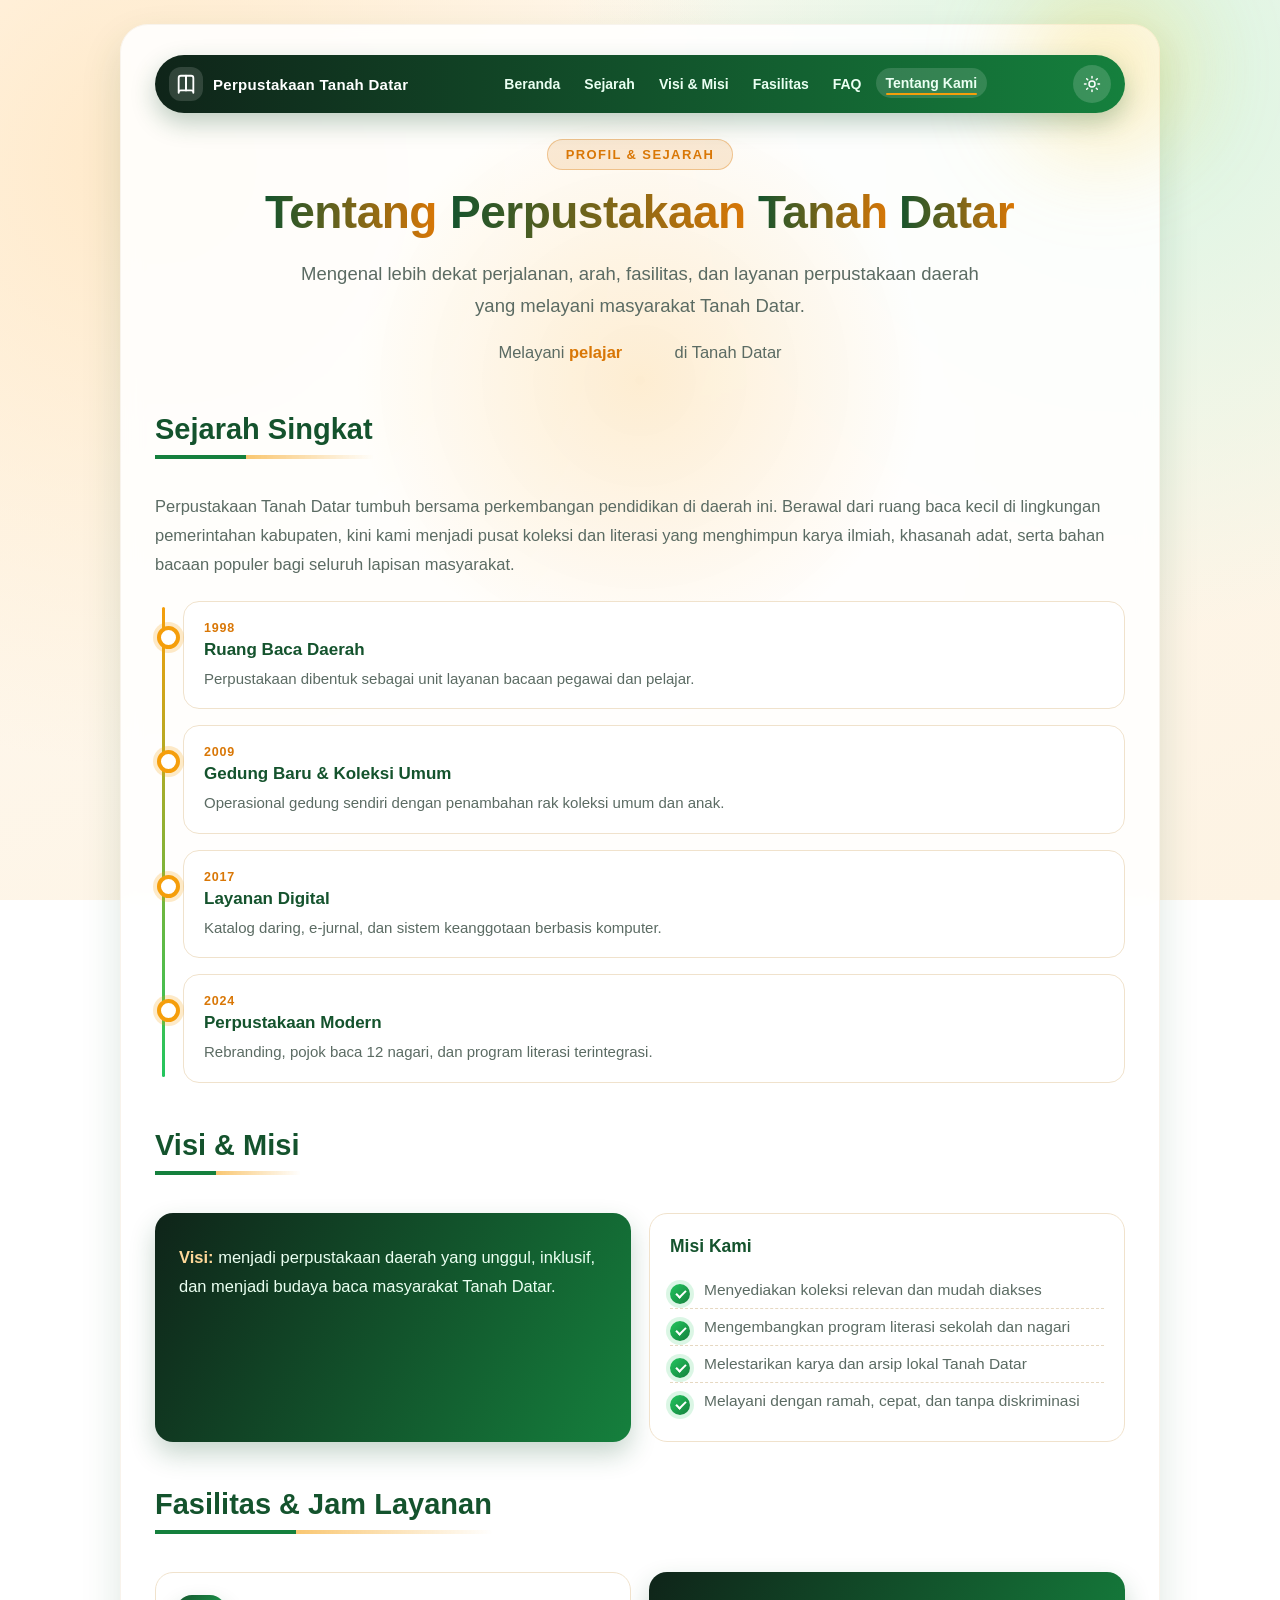
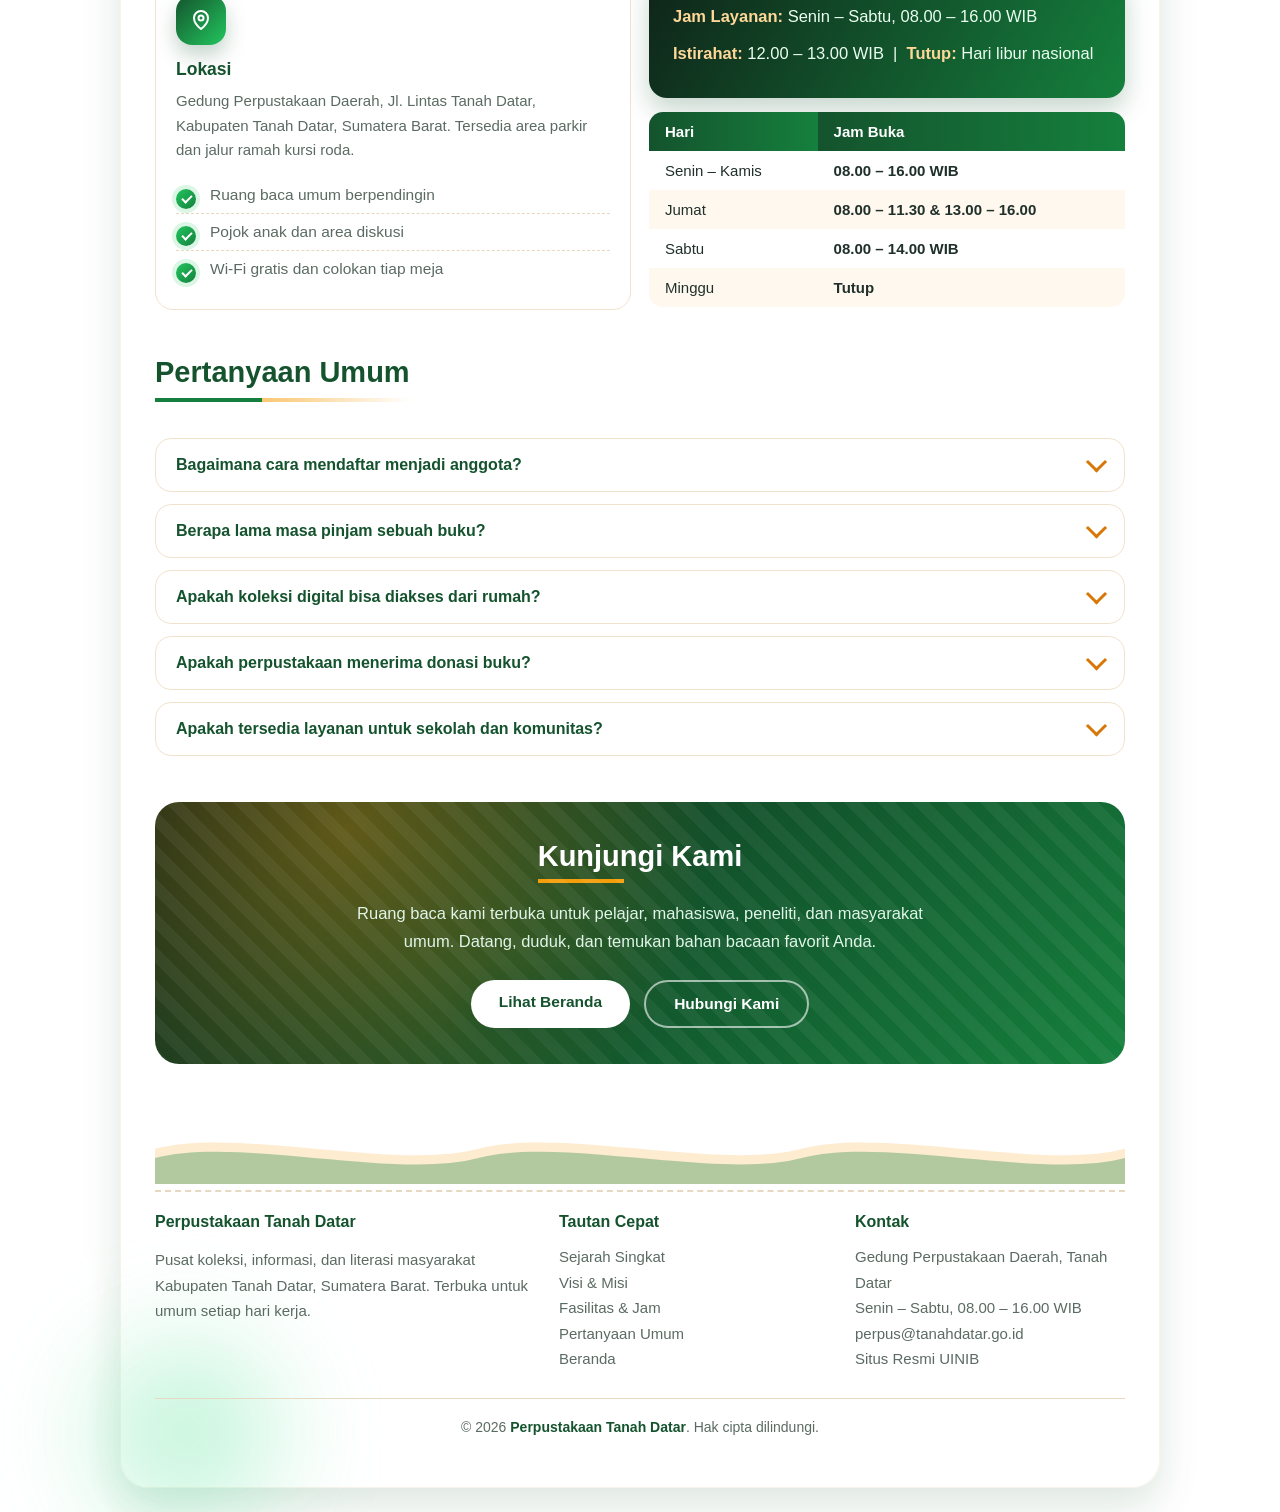
<file: tentang.html>
<!doctype html>
<html lang="id">
  <head>
    <meta charset="UTF-8" />
    <meta name="viewport" content="width=device-width, initial-scale=1.0" />
    <meta
      name="description"
      content="Profil, sejarah, visi misi, fasilitas, dan jam layanan Perpustakaan Tanah Datar."
    />
    <title>Perpustakaan Tanah Datar - Tentang Kami</title>
    <link rel="stylesheet" href="style.css" />
    <script>
      try {
        document.documentElement.dataset.tema =
          localStorage.getItem("tema-perpus-tanah-datar") ||
          (matchMedia("(prefers-color-scheme: dark)").matches ? "gelap" : "terang");
      } catch (e) {}
    </script>
  </head>
  <body>
    <div class="laju-gulir" aria-hidden="true"><span></span></div>

    <div class="muat" aria-hidden="true">
      <svg class="logo-muat" width="54" height="54" viewBox="0 0 24 24" fill="none" stroke="currentColor" stroke-width="1.7" stroke-linecap="round" stroke-linejoin="round">
        <path d="M4 5.5A2.5 2.5 0 0 1 6.5 3H12v16H6.5A2.5 2.5 0 0 0 4 21.5z" />
        <path d="M20 5.5A2.5 2.5 0 0 0 17.5 3H12v16h5.5A2.5 2.5 0 0 1 20 21.5z" />
      </svg>
      <span class="teks-muat">Perpustakaan Tanah Datar</span>
      <span class="bar"><span></span></span>
    </div>

    <div class="container">
      <div class="bercahaya" aria-hidden="true"></div>
      <i class="blob blob-a" aria-hidden="true"></i>
      <i class="blob blob-b" aria-hidden="true"></i>
      <nav class="navigasi">
        <a class="merek" href="index.html">
          <svg width="22" height="22" viewBox="0 0 24 24" fill="none" stroke="currentColor" stroke-width="2" stroke-linecap="round" stroke-linejoin="round" aria-hidden="true">
            <path d="M4 5.5A2.5 2.5 0 0 1 6.5 3H12v16H6.5A2.5 2.5 0 0 0 4 21.5z" />
            <path d="M20 5.5A2.5 2.5 0 0 0 17.5 3H12v16h5.5A2.5 2.5 0 0 1 20 21.5z" />
          </svg>
          <span>Perpustakaan Tanah Datar</span>
        </a>

        <div class="tautan">
          <a href="index.html">Beranda</a>
          <a href="#sejarah">Sejarah</a>
          <a href="#visi">Visi &amp; Misi</a>
          <a href="#fasilitas">Fasilitas</a>
          <a href="#faq">FAQ</a>
          <a href="tentang.html">Tentang Kami</a>
        </div>

        <button class="tombol-tema" type="button" aria-label="Ganti tema terang atau gelap">
          <svg class="ikon-siang" width="18" height="18" viewBox="0 0 24 24" fill="none" stroke="currentColor" stroke-width="2" stroke-linecap="round" aria-hidden="true">
            <circle cx="12" cy="12" r="4" />
            <path d="M12 2v2M12 20v2M2 12h2M20 12h2M4.9 4.9l1.4 1.4M17.7 17.7l1.4 1.4M19.1 4.9l-1.4 1.4M6.3 17.7l-1.4 1.4" />
          </svg>
          <svg class="ikon-malam" width="18" height="18" viewBox="0 0 24 24" fill="none" stroke="currentColor" stroke-width="2" stroke-linecap="round" stroke-linejoin="round" aria-hidden="true">
            <path d="M21 12.8A9 9 0 1 1 11.2 3a7 7 0 0 0 9.8 9.8z" />
          </svg>
        </button>
      </nav>

      <header class="hero">
        <span class="lencana">Profil &amp; Sejarah</span>
        <h1>Tentang Perpustakaan Tanah Datar</h1>
        <p class="lead">
          Mengenal lebih dekat perjalanan, arah, fasilitas, dan layanan
          perpustakaan daerah yang melayani masyarakat Tanah Datar.
        </p>
        <p class="rotasi-baris">
          Melayani
          <span
            class="rotasi"
            data-kata="pelajar|mahasiswa|peneliti|guru|warga umum|komunitas baca"
            >pelajar</span
          >
          di Tanah Datar
        </p>
      </header>

      <main>
        <section id="sejarah" class="reveal geser-kiri">
          <h2>Sejarah Singkat</h2>
          <p>
            Perpustakaan Tanah Datar tumbuh bersama perkembangan pendidikan di
            daerah ini. Berawal dari ruang baca kecil di lingkungan pemerintahan
            kabupaten, kini kami menjadi pusat koleksi dan literasi yang
            menghimpun karya ilmiah, khasanah adat, serta bahan bacaan populer
            bagi seluruh lapisan masyarakat.
          </p>
          <ul class="agenda">
            <li>
              <span class="tanggal">1998</span>
              <h3> Ruang Baca Daerah</h3>
              <p>Perpustakaan dibentuk sebagai unit layanan bacaan pegawai dan pelajar.</p>
            </li>
            <li>
              <span class="tanggal">2009</span>
              <h3>Gedung Baru &amp; Koleksi Umum</h3>
              <p>Operasional gedung sendiri dengan penambahan rak koleksi umum dan anak.</p>
            </li>
            <li>
              <span class="tanggal">2017</span>
              <h3>Layanan Digital</h3>
              <p>Katalog daring, e-jurnal, dan sistem keanggotaan berbasis komputer.</p>
            </li>
            <li>
              <span class="tanggal">2024</span>
              <h3>Perpustakaan Modern</h3>
              <p>Rebranding, pojok baca 12 nagari, dan program literasi terintegrasi.</p>
            </li>
          </ul>
        </section>

        <section id="visi" class="reveal geser-kanan">
          <h2>Visi &amp; Misi</h2>
          <div class="grid-2">
            <div class="kotak-info">
              <p><strong>Visi:</strong> menjadi perpustakaan daerah yang unggul, inklusif, dan menjadi budaya baca masyarakat Tanah Datar.</p>
            </div>
            <div class="layanan-kartu">
              <h3>Misi Kami</h3>
              <ul class="daftar-cek">
                <li>Menyediakan koleksi relevan dan mudah diakses</li>
                <li>Mengembangkan program literasi sekolah dan nagari</li>
                <li>Melestarikan karya dan arsip lokal Tanah Datar</li>
                <li>Melayani dengan ramah, cepat, dan tanpa diskriminasi</li>
              </ul>
            </div>
          </div>
        </section>

        <section id="fasilitas" class="reveal zum">
          <h2>Fasilitas &amp; Jam Layanan</h2>
          <div class="grid-2">
            <div class="layanan-kartu">
              <div class="ikon">
                <svg width="24" height="24" viewBox="0 0 24 24" fill="none" stroke="currentColor" stroke-width="2" stroke-linecap="round" stroke-linejoin="round" aria-hidden="true">
                  <path d="M12 21s7-5.4 7-11a7 7 0 1 0-14 0c0 5.6 7 11 7 11z" />
                  <circle cx="12" cy="10" r="2.5" />
                </svg>
              </div>
              <h3>Lokasi</h3>
              <p>
                Gedung Perpustakaan Daerah, Jl. Lintas Tanah Datar, Kabupaten
                Tanah Datar, Sumatera Barat. Tersedia area parkir dan jalur
                ramah kursi roda.
              </p>
              <ul class="daftar-cek">
                <li>Ruang baca umum berpendingin</li>
                <li>Pojok anak dan area diskusi</li>
                <li>Wi-Fi gratis dan colokan tiap meja</li>
              </ul>
            </div>

            <div>
              <div class="kotak-info">
                <p><strong>Jam Layanan:</strong> Senin – Sabtu, 08.00 – 16.00 WIB</p>
                <p><strong>Istirahat:</strong> 12.00 – 13.00 WIB &nbsp;|&nbsp; <strong>Tutup:</strong> Hari libur nasional</p>
              </div>
              <table class="tabel-jam">
                <thead>
                  <tr>
                    <th>Hari</th>
                    <th>Jam Buka</th>
                  </tr>
                </thead>
                <tbody>
                  <tr>
                    <td>Senin – Kamis</td>
                    <td>08.00 – 16.00 WIB</td>
                  </tr>
                  <tr>
                    <td>Jumat</td>
                    <td>08.00 – 11.30 &amp; 13.00 – 16.00</td>
                  </tr>
                  <tr>
                    <td>Sabtu</td>
                    <td>08.00 – 14.00 WIB</td>
                  </tr>
                  <tr>
                    <td>Minggu</td>
                    <td>Tutup</td>
                  </tr>
                </tbody>
              </table>
            </div>
          </div>
        </section>

        <section id="faq" class="reveal geser-kanan">
          <h2>Pertanyaan Umum</h2>
          <div class="faq">
            <details>
              <summary>Bagaimana cara mendaftar menjadi anggota?</summary>
              <div class="jawaban">
                <p>
                  Datang ke meja layanan dengan membawa KTP atau kartu pelajar,
                  isi formulir keanggotaan, dan kartu anggota langsung dapat
                  digunakan. Pendaftaran tidak dipungut biaya.
                </p>
              </div>
            </details>
            <details>
              <summary>Berapa lama masa pinjam sebuah buku?</summary>
              <div class="jawaban">
                <p>
                  Setiap anggota dapat meminjam maksimal 5 judul selama 14 hari.
                  Perpanjangan dapat dilakukan dua kali melalui meja layanan atau
                  permintaan daring.
                </p>
              </div>
            </details>
            <details>
              <summary>Apakah koleksi digital bisa diakses dari rumah?</summary>
              <div class="jawaban">
                <p>
                  Bisa. Anggota aktif memperoleh akun untuk mengakses e-book,
                  jurnal, dan arsip digital melalui katalog daring perpustakaan.
                </p>
              </div>
            </details>
            <details>
              <summary>Apakah perpustakaan menerima donasi buku?</summary>
              <div class="jawaban">
                <p>
                  Menerima. Buku yang layak akan diverifikasi pustakawan terlebih
                  dahulu, lalu dicatat dalam koleksi dan disebutkan nama
                  penyumbangnya.
                </p>
              </div>
            </details>
            <details>
              <summary>Apakah tersedia layanan untuk sekolah dan komunitas?</summary>
              <div class="jawaban">
                <p>
                  Ada. Kami melayani kunjungan sekolah, kelas literasi, serta
                  perpustakaan keliling ke nagari dan lembaga masyarakat sesuai
                  jadwal.
                </p>
              </div>
            </details>
          </div>
        </section>

        <section class="ajakan reveal zum">
          <h2>Kunjungi Kami</h2>
          <p>
            Ruang baca kami terbuka untuk pelajar, mahasiswa, peneliti, dan
            masyarakat umum. Datang, duduk, dan temukan bahan bacaan favorit Anda.
          </p>
          <div class="aksi">
            <a class="tombol tombol-utama" href="index.html"><span>Lihat Beranda</span></a>
            <a class="tombol tombol-kedua" href="mailto:perpus@tanahdatar.go.id"><span>Hubungi Kami</span></a>
          </div>
        </section>
      </main>

      <div class="ombak" aria-hidden="true">
        <svg class="ombak-1" viewBox="0 0 1440 80" preserveAspectRatio="none">
          <path
            fill="rgba(245,158,11,0.35)"
            d="M0,42 C60,18 180,66 240,42 C300,18 420,66 480,42 C540,18 660,66 720,42 C780,18 900,66 960,42 C1020,18 1140,66 1200,42 C1260,18 1380,66 1440,42 L1440,80 L0,80 Z"
          />
        </svg>
        <svg class="ombak-2" viewBox="0 0 1440 80" preserveAspectRatio="none">
          <path
            fill="rgba(21,128,61,0.32)"
            d="M0,52 C60,28 180,76 240,52 C300,28 420,76 480,52 C540,28 660,76 720,52 C780,28 900,76 960,52 C1020,28 1140,76 1200,52 C1260,28 1380,76 1440,52 L1440,80 L0,80 Z"
          />
        </svg>
      </div>

      <footer>
        <div class="kaki-grid">
          <div>
            <h3>Perpustakaan Tanah Datar</h3>
            <p>
              Pusat koleksi, informasi, dan literasi masyarakat Kabupaten Tanah
              Datar, Sumatera Barat. Terbuka untuk umum setiap hari kerja.
            </p>
          </div>
          <div>
            <h3>Tautan Cepat</h3>
            <ul>
              <li><a href="#sejarah">Sejarah Singkat</a></li>
              <li><a href="#visi">Visi &amp; Misi</a></li>
              <li><a href="#fasilitas">Fasilitas &amp; Jam</a></li>
              <li><a href="#faq">Pertanyaan Umum</a></li>
              <li><a href="index.html">Beranda</a></li>
            </ul>
          </div>
          <div>
            <h3>Kontak</h3>
            <ul>
              <li>Gedung Perpustakaan Daerah, Tanah Datar</li>
              <li>Senin – Sabtu, 08.00 – 16.00 WIB</li>
              <li><a href="mailto:perpus@tanahdatar.go.id">perpus@tanahdatar.go.id</a></li>
              <li><a href="https://perpustakaan.uinib.ac.id" target="_blank" rel="noopener">Situs Resmi UINIB</a></li>
            </ul>
          </div>
        </div>
        <p class="hak-cipta">
          &copy; 2026 <a href="index.html">Perpustakaan Tanah Datar</a>. Hak cipta dilindungi.
        </p>
      </footer>
    </div>

    <button class="ke-atas" type="button" aria-label="Kembali ke atas">
      <svg width="20" height="20" viewBox="0 0 24 24" fill="none" stroke="currentColor" stroke-width="2.4" stroke-linecap="round" stroke-linejoin="round" aria-hidden="true">
        <path d="M12 19V5" />
        <path d="M6 11l6-6 6 6" />
      </svg>
    </button>

    <script src="script.js"></script>
  </body>
</html>
</file>
<file: style.css>
:root {
  --hijau-tua: #14532d;
  --hijau: #15803d;
  --hijau-terang: #22c55e;
  --emas: #d97706;
  --emas-terang: #f59e0b;
  --aksen-teks: #14532d;
  --bg-1: #fffaf2;
  --bg-2: #fdf3e3;
  --bg-3: #ffe9c9;
  --bg-4: #d9f5e3;
  --kartu: #ffffff;
  --kartu-tepi: #f0e2cc;
  --tinta: #20302a;
  --abu: #5b6b63;
  --garis: #e6d8c1;
  --gelap: #0f2419;
  --bayang: 0 18px 40px rgba(20, 83, 45, 0.14);
  --radius: 22px;
}

[data-tema="gelap"] {
  --aksen-teks: #7fe0a8;
  --bg-1: #0b1410;
  --bg-2: #091210;
  --bg-3: rgba(34, 197, 94, 0.16);
  --bg-4: rgba(245, 158, 11, 0.14);
  --kartu: #14231c;
  --kartu-tepi: #25392f;
  --tinta: #e9f5ee;
  --abu: #a9bcb1;
  --garis: #274034;
  --bayang: 0 18px 40px rgba(0, 0, 0, 0.45);
}

* {
  box-sizing: border-box;
}

html {
  scroll-behavior: smooth;
  scroll-padding-top: 90px;
}

body {
  font-family: "Segoe UI", "Trebuchet MS", Arial, sans-serif;
  color: var(--tinta);
  margin: 0;
  padding: 24px;
  min-height: 100vh;
  background:
    radial-gradient(circle at 12% 18%, var(--bg-3) 0, transparent 45%),
    radial-gradient(circle at 88% 8%, var(--bg-4) 0, transparent 40%),
    linear-gradient(160deg, var(--bg-1) 0%, var(--bg-2) 100%);
  background-attachment: fixed;
  transition:
    background 0.5s ease,
    color 0.4s ease;
}

.container {
  max-width: 1040px;
  margin: 0 auto;
  background: color-mix(in srgb, var(--kartu) 88%, transparent);
  backdrop-filter: blur(10px);
  padding: 30px 34px 34px;
  border-radius: 28px;
  box-shadow: var(--bayang);
  border: 1px solid color-mix(in srgb, var(--kartu) 70%, var(--garis));
  animation: muncul-dasar 0.9s cubic-bezier(0.22, 1, 0.36, 1) both;
}

@keyframes muncul-dasar {
  from {
    opacity: 0;
    transform: translateY(28px) scale(0.985);
  }
  to {
    opacity: 1;
    transform: none;
  }
}

/* Navigasi */
.navigasi {
  display: flex;
  align-items: center;
  justify-content: space-between;
  flex-wrap: nowrap;
  gap: 10px;
  margin-bottom: 26px;
  padding: 10px 14px;
  border-radius: 999px;
  background: linear-gradient(90deg, var(--gelap), var(--hijau));
  box-shadow: 0 10px 24px rgba(20, 83, 45, 0.28);
  position: sticky;
  top: 14px;
  z-index: 30;
  animation: slide-nav 0.8s 0.15s cubic-bezier(0.22, 1, 0.36, 1) both;
}

@keyframes slide-nav {
  from {
    opacity: 0;
    transform: translateY(-24px);
  }
  to {
    opacity: 1;
    transform: none;
  }
}

.merek {
  display: flex;
  align-items: center;
  gap: 10px;
  color: #fff;
  text-decoration: none;
  font-weight: 800;
  font-size: 15px;
  letter-spacing: 0.3px;
  white-space: nowrap;
  flex-shrink: 0;
}

.merek svg {
  flex: 0 0 auto;
  padding: 6px;
  box-sizing: content-box;
  border-radius: 12px;
  background: rgba(255, 255, 255, 0.14);
  transition:
    transform 0.45s cubic-bezier(0.22, 1, 0.36, 1),
    background 0.35s ease;
}

.merek:hover svg {
  transform: rotate(-8deg) scale(1.08);
  background: var(--emas-terang);
}

.tautan {
  display: flex;
  align-items: center;
  gap: 4px;
  flex-wrap: nowrap;
}

.tautan a {
  position: relative;
  color: #eafff2;
  text-decoration: none;
  font-weight: 600;
  font-size: 14px;
  padding: 7px 10px;
  border-radius: 999px;
  white-space: nowrap;
  transition:
    color 0.3s ease,
    background 0.3s ease,
    transform 0.3s ease;
}

.tautan a::after {
  content: "";
  position: absolute;
  left: 10px;
  right: 10px;
  bottom: 3px;
  height: 2.5px;
  border-radius: 3px;
  background: var(--emas-terang);
  transform: scaleX(0);
  transform-origin: right;
  transition: transform 0.35s cubic-bezier(0.22, 1, 0.36, 1);
}

.tautan a:hover,
.tautan a:focus,
.tautan a.aktif {
  background: rgba(255, 255, 255, 0.14);
  transform: translateY(-1px);
}

.tautan a:hover::after,
.tautan a:focus::after,
.tautan a.aktif::after {
  transform: scaleX(1);
  transform-origin: left;
}

.tombol-tema {
  border: 0;
  cursor: pointer;
  width: 38px;
  height: 38px;
  flex-shrink: 0;
  border-radius: 50%;
  display: grid;
  place-items: center;
  background: rgba(255, 255, 255, 0.16);
  color: #fff;
  transition:
    transform 0.4s ease,
    background 0.3s ease;
}

.tombol-tema:hover {
  transform: rotate(35deg) scale(1.1);
  background: var(--emas-terang);
}

.tombol-tema .ikon-malam {
  display: none;
}

[data-tema="gelap"] .tombol-tema .ikon-siang {
  display: none;
}

[data-tema="gelap"] .tombol-tema .ikon-malam {
  display: block;
}

/* Judul */
h1,
h2,
h3 {
  color: var(--aksen-teks);
  line-height: 1.25;
  margin: 0 0 16px;
}

h1 {
  font-size: clamp(28px, 5vw, 46px);
  letter-spacing: -0.5px;
  background: linear-gradient(90deg, var(--aksen-teks), var(--emas));
  -webkit-background-clip: text;
  background-clip: text;
  color: transparent;
}

h2 {
  display: inline-block;
  font-size: clamp(21px, 3vw, 29px);
  padding-bottom: 8px;
  border-bottom: 4px solid transparent;
  border-image: linear-gradient(90deg, var(--emas-terang), transparent) 1;
  position: relative;
}

h2::before {
  content: "";
  position: absolute;
  left: 0;
  bottom: -4px;
  height: 4px;
  width: 42%;
  background: var(--hijau);
  animation: garis-jalan 2.6s ease-in-out infinite alternate;
}

@keyframes garis-jalan {
  from {
    width: 18%;
  }
  to {
    width: 72%;
  }
}

.lencana {
  display: inline-block;
  margin-bottom: 14px;
  padding: 7px 18px;
  border-radius: 999px;
  background: rgba(217, 119, 6, 0.14);
  border: 1px solid rgba(217, 119, 6, 0.35);
  color: var(--emas);
  font-weight: 700;
  font-size: 13px;
  letter-spacing: 1.4px;
  text-transform: uppercase;
  animation: nadi-teks 2.4s ease-in-out infinite;
}

@keyframes nadi-teks {
  0%,
  100% {
    transform: scale(1);
  }
  50% {
    transform: scale(1.04);
  }
}

/* Hero */
.hero {
  text-align: center;
  isolation: isolate;
}

.hero p.lead {
  font-size: clamp(16px, 2vw, 18.5px);
  max-width: 720px;
  margin: 4px auto 0;
}

.aksi {
  display: flex;
  justify-content: center;
  flex-wrap: wrap;
  gap: 14px;
  margin-top: 24px;
}

.tombol {
  text-decoration: none;
  font-weight: 700;
  font-size: 15.5px;
  padding: 13px 28px;
  border-radius: 999px;
  position: relative;
  overflow: hidden;
  transition:
    transform 0.35s cubic-bezier(0.22, 1, 0.36, 1),
    box-shadow 0.35s ease;
}

.tombol span {
  position: relative;
  z-index: 1;
}

.tombol::before {
  content: "";
  position: absolute;
  inset: 0;
  background: linear-gradient(90deg, var(--emas), var(--emas-terang));
  transform: translateY(101%);
  transition: transform 0.4s cubic-bezier(0.22, 1, 0.36, 1);
}

.tombol:hover::before {
  transform: translateY(0);
}

.tombol:hover {
  transform: translateY(-4px);
}

.tombol-utama {
  background: linear-gradient(90deg, var(--hijau-tua), var(--hijau));
  color: #fff;
  box-shadow: 0 12px 26px rgba(20, 83, 45, 0.3);
}

.tombol-kedua {
  background: transparent;
  color: var(--aksen-teks);
  border: 2px solid color-mix(in srgb, var(--aksen-teks) 45%, transparent);
}

.tombol-kedua:hover {
  color: #fff;
}

header {
  animation: fade-up 0.9s 0.25s cubic-bezier(0.22, 1, 0.36, 1) both;
}

header.hero {
  text-align: center;
}

.gelap-gambar {
  position: relative;
  overflow: hidden;
  display: block;
  border-radius: var(--radius);
  margin: 26px auto 8px;
  border: 5px solid color-mix(in srgb, var(--kartu) 85%, #fff);
  box-shadow: var(--bayang);
  max-width: 900px;
  animation: zoom-gambar 1.4s 0.35s cubic-bezier(0.22, 1, 0.36, 1) both;
}

.gelap-gambar img {
  display: block;
  width: 100%;
  height: auto;
  animation: apung 6s 1.8s ease-in-out infinite;
}

@keyframes zoom-gambar {
  from {
    opacity: 0;
    transform: scale(0.92);
    clip-path: inset(0 0 100% 0);
  }
  to {
    opacity: 1;
    transform: scale(1);
    clip-path: inset(0 0 0 0);
  }
}

@keyframes apung {
  0%,
  100% {
    transform: translateY(0) scale(1.02);
  }
  50% {
    transform: translateY(-12px) scale(1.02);
  }
}

.gelap-gambar::after {
  content: "";
  position: absolute;
  top: 0;
  left: -120%;
  width: 70%;
  height: 100%;
  background: linear-gradient(
    100deg,
    transparent,
    rgba(255, 255, 255, 0.5),
    transparent
  );
  transform: skewX(-20deg);
  pointer-events: none;
}

.gelap-gambar:hover::after {
  animation: kilau 1.1s ease;
}

@keyframes kilau {
  to {
    left: 130%;
  }
}

/* Statistik */
.statistik {
  display: grid;
  grid-template-columns: repeat(4, 1fr);
  gap: 14px;
  margin-top: 34px;
}

.angka {
  background: var(--kartu);
  border: 1px solid var(--kartu-tepi);
  border-radius: 18px;
  padding: 20px 12px;
  text-align: center;
  box-shadow: 0 10px 22px rgba(20, 83, 45, 0.08);
  transition:
    transform 0.4s cubic-bezier(0.22, 1, 0.36, 1),
    box-shadow 0.4s ease;
}

.angka:hover {
  transform: translateY(-8px);
  box-shadow: 0 18px 32px rgba(20, 83, 45, 0.16);
}

.angka .nilai {
  display: block;
  font-size: clamp(24px, 3.4vw, 34px);
  font-weight: 800;
  color: var(--aksen-teks);
  font-variant-numeric: tabular-nums;
}

.angka .label {
  display: block;
  margin-top: 4px;
  font-size: 13.5px;
  color: var(--abu);
  font-weight: 600;
}

main section {
  margin-top: 44px;
}

p {
  font-size: 16.5px;
  line-height: 1.75;
  color: var(--abu);
}

strong {
  color: var(--aksen-teks);
}

/* Reveal saat scroll */
.reveal {
  opacity: 0;
  transform: translateY(34px);
  transition:
    opacity 0.8s ease,
    transform 0.8s cubic-bezier(0.22, 1, 0.36, 1);
  transition-delay: calc(var(--i, 0) * 90ms);
}

.reveal.geser-kanan {
  transform: translateX(80px);
}

.reveal.geser-kiri {
  transform: translateX(-80px);
}

.reveal.zum {
  transform: scale(0.88);
}

.reveal.putar {
  transform: perspective(900px) rotateX(-14deg) translateY(40px);
  transform-origin: top center;
}

.reveal.tampil {
  opacity: 1;
  transform: none;
}

@keyframes fade-up {
  from {
    opacity: 0;
    transform: translateY(34px);
  }
  to {
    opacity: 1;
    transform: none;
  }
}

/* Grid layanan */
.grid-2 {
  display: grid;
  grid-template-columns: repeat(2, 1fr);
  gap: 18px;
  margin-top: 22px;
}

.layanan {
  display: grid;
  grid-template-columns: repeat(3, 1fr);
  gap: 18px;
  margin-top: 22px;
}

.layanan-kartu {
  background: var(--kartu);
  border: 1px solid var(--kartu-tepi);
  border-radius: 18px;
  padding: 22px 20px;
  position: relative;
  overflow: hidden;
  transform: translateY(var(--ty, 0px)) rotateX(var(--rx, 0deg))
    rotateY(var(--ry, 0deg));
  transition:
    transform 0.45s cubic-bezier(0.22, 1, 0.36, 1),
    box-shadow 0.45s ease,
    border-color 0.45s ease;
}

.layanan-kartu::before {
  content: "";
  position: absolute;
  top: -60px;
  right: -60px;
  width: 130px;
  height: 130px;
  border-radius: 50%;
  background: radial-gradient(
    circle,
    rgba(245, 158, 11, 0.22),
    transparent 70%
  );
  transform: scale(0.4);
  opacity: 0;
  transition:
    transform 0.5s ease,
    opacity 0.5s ease;
}

.layanan-kartu:hover {
  --ty: -10px;
  border-color: color-mix(in srgb, var(--emas) 45%, var(--kartu-tepi));
  box-shadow: 0 22px 40px rgba(20, 83, 45, 0.18);
}

.layanan-kartu:hover::before {
  transform: scale(1);
  opacity: 1;
}

.ikon {
  width: 50px;
  height: 50px;
  border-radius: 16px;
  display: grid;
  place-items: center;
  background: linear-gradient(135deg, var(--hijau-tua), var(--hijau-terang));
  color: #fff;
  margin-bottom: 14px;
  box-shadow: 0 10px 20px rgba(20, 83, 45, 0.25);
  transition: transform 0.5s cubic-bezier(0.34, 1.56, 0.64, 1);
}

.layanan-kartu:hover .ikon {
  transform: rotate(-10deg) scale(1.1);
}

.layanan-kartu h3 {
  font-size: 17.5px;
  margin: 0 0 8px;
}

.layanan-kartu p {
  margin: 0;
  font-size: 15px;
  line-height: 1.65;
}

/* Galeri koleksi */
.galeri {
  display: grid;
  grid-template-columns: repeat(3, 1fr);
  gap: 20px;
  margin-top: 22px;
}

.kartu {
  background: linear-gradient(
    180deg,
    var(--kartu),
    color-mix(in srgb, var(--kartu) 85%, var(--bg-3))
  );
  padding: 14px 14px 20px;
  border: 1px solid var(--kartu-tepi);
  border-radius: 18px;
  text-align: center;
  overflow: hidden;
  position: relative;
  transform: translateY(var(--ty, 0px)) rotate(var(--rz, 0deg));
  transition:
    transform 0.45s cubic-bezier(0.22, 1, 0.36, 1),
    box-shadow 0.45s ease,
    border-color 0.45s ease;
}

.kartu::before {
  content: "";
  position: absolute;
  inset: auto 0 0 0;
  height: 5px;
  background: linear-gradient(90deg, var(--emas-terang), var(--hijau-terang));
  transform: scaleX(0);
  transform-origin: left;
  transition: transform 0.5s cubic-bezier(0.22, 1, 0.36, 1);
}

.kartu:hover {
  --ty: -12px;
  --rz: -0.6deg;
  box-shadow: 0 22px 40px rgba(20, 83, 45, 0.2);
  border-color: #e6cfa8;
}

.kartu:hover::before {
  transform: scaleX(1);
}

.kartu img {
  display: block;
  width: 100%;
  height: 170px;
  object-fit: cover;
  border-radius: 12px;
  margin-bottom: 14px;
  transition:
    transform 0.6s cubic-bezier(0.22, 1, 0.36, 1),
    filter 0.6s ease;
  filter: saturate(0.9);
}

.kartu:hover img {
  transform: scale(1.08);
  filter: saturate(1.15);
}

.kartu .tag {
  position: absolute;
  top: 24px;
  left: 24px;
  background: rgba(15, 36, 25, 0.82);
  color: #ffe9c2;
  font-size: 12px;
  font-weight: 700;
  letter-spacing: 0.6px;
  padding: 5px 12px;
  border-radius: 999px;
  backdrop-filter: blur(4px);
}

.kartu h3 {
  font-size: 17px;
  margin: 0 0 6px;
}

.kartu p {
  margin: 0;
  font-size: 14.5px;
  line-height: 1.6;
}

/* Agenda / timeline */
.agenda {
  list-style: none;
  margin: 22px 0 0;
  padding: 0 0 0 28px;
  position: relative;
}

.agenda::before {
  content: "";
  position: absolute;
  left: 7px;
  top: 6px;
  bottom: 6px;
  width: 3px;
  border-radius: 3px;
  background: linear-gradient(180deg, var(--emas-terang), var(--hijau-terang));
}

.agenda li {
  position: relative;
  background: var(--kartu);
  border: 1px solid var(--kartu-tepi);
  border-radius: 16px;
  padding: 16px 20px;
  margin-bottom: 16px;
  transition:
    transform 0.4s cubic-bezier(0.22, 1, 0.36, 1),
    box-shadow 0.4s ease;
}

.agenda li::before {
  content: "";
  position: absolute;
  left: -27px;
  top: 24px;
  width: 15px;
  height: 15px;
  border-radius: 50%;
  background: var(--kartu);
  border: 4px solid var(--emas-terang);
  box-shadow: 0 0 0 4px rgba(245, 158, 11, 0.22);
  animation: denyut 2.6s ease-in-out infinite;
}

@keyframes denyut {
  0%,
  100% {
    box-shadow: 0 0 0 3px rgba(245, 158, 11, 0.22);
  }
  50% {
    box-shadow: 0 0 0 8px rgba(245, 158, 11, 0.08);
  }
}

.agenda li:hover {
  transform: translateX(8px);
  box-shadow: 0 16px 30px rgba(20, 83, 45, 0.14);
}

.agenda .tanggal {
  display: inline-block;
  font-size: 12.5px;
  font-weight: 800;
  letter-spacing: 0.8px;
  text-transform: uppercase;
  color: var(--emas);
  margin-bottom: 4px;
}

.agenda h3 {
  font-size: 17px;
  margin: 0 0 6px;
}

.agenda p {
  margin: 0;
  font-size: 15px;
}

/* Info & kartu visi misi */
.kotak-info {
  background: linear-gradient(120deg, var(--gelap), var(--hijau));
  color: #fff;
  padding: 22px 24px;
  border-radius: 18px;
  box-shadow: 0 12px 26px rgba(20, 83, 45, 0.24);
  animation: nadi 3.5s ease-in-out infinite;
}

.kotak-info p {
  color: #eafff1;
  margin: 8px 0;
}

.kotak-info strong {
  color: #ffd899;
}

@keyframes nadi {
  0%,
  100% {
    box-shadow: 0 12px 26px rgba(20, 83, 45, 0.24);
  }
  50% {
    box-shadow: 0 16px 34px rgba(21, 128, 61, 0.4);
  }
}

.tabel-jam {
  width: 100%;
  border-collapse: collapse;
  margin-top: 14px;
  overflow: hidden;
  border-radius: 14px;
}

.tabel-jam th,
.tabel-jam td {
  padding: 11px 16px;
  text-align: left;
  font-size: 15px;
}

.tabel-jam thead th {
  background: linear-gradient(90deg, var(--hijau-tua), var(--hijau));
  color: #fff;
  font-weight: 700;
}

.tabel-jam tbody tr {
  background: var(--kartu);
  transition:
    background 0.3s ease,
    transform 0.3s ease;
}

.tabel-jam tbody tr:nth-child(even) {
  background: color-mix(in srgb, var(--kartu) 70%, var(--bg-3));
}

.tabel-jam tbody tr:hover {
  background: color-mix(in srgb, var(--emas-terang) 22%, var(--kartu));
}

.tabel-jam td:last-child {
  color: var(--tinta);
  font-weight: 600;
}

.daftar-cek {
  list-style: none;
  margin: 14px 0 0;
  padding: 0;
}

.daftar-cek li {
  position: relative;
  padding: 9px 0 9px 34px;
  font-size: 15.5px;
  color: var(--abu);
  border-bottom: 1px dashed var(--garis);
}

.daftar-cek li:last-child {
  border-bottom: 0;
}

.daftar-cek li::before {
  content: "";
  position: absolute;
  left: 0;
  top: 12px;
  width: 20px;
  height: 20px;
  border-radius: 50%;
  background: linear-gradient(135deg, var(--hijau-terang), var(--hijau));
  box-shadow: 0 0 0 4px rgba(34, 197, 94, 0.16);
}

.daftar-cek li::after {
  content: "";
  position: absolute;
  left: 6px;
  top: 18px;
  width: 8px;
  height: 4px;
  border-left: 2.5px solid #fff;
  border-bottom: 2.5px solid #fff;
  transform: rotate(-45deg);
}

/* FAQ */
.faq {
  margin-top: 20px;
  display: grid;
  gap: 12px;
}

.faq details {
  background: var(--kartu);
  border: 1px solid var(--kartu-tepi);
  border-radius: 16px;
  overflow: hidden;
  transition:
    box-shadow 0.35s ease,
    border-color 0.35s ease;
}

.faq details[open] {
  border-color: color-mix(in srgb, var(--hijau) 50%, var(--kartu-tepi));
  box-shadow: 0 14px 28px rgba(20, 83, 45, 0.12);
}

.faq summary {
  cursor: pointer;
  list-style: none;
  padding: 17px 52px 17px 20px;
  font-weight: 700;
  font-size: 16px;
  color: var(--aksen-teks);
  position: relative;
  transition: background 0.3s ease;
}

.faq summary::-webkit-details-marker {
  display: none;
}

.faq summary:hover {
  background: color-mix(in srgb, var(--emas-terang) 12%, var(--kartu));
}

.faq summary::after {
  content: "";
  position: absolute;
  right: 20px;
  top: 50%;
  width: 12px;
  height: 12px;
  border-right: 3px solid var(--emas);
  border-bottom: 3px solid var(--emas);
  transform: translateY(-70%) rotate(45deg);
  transition: transform 0.35s cubic-bezier(0.22, 1, 0.36, 1);
}

.faq details[open] summary::after {
  transform: translateY(-25%) rotate(225deg);
}

.faq .jawaban {
  padding: 0 20px 18px;
  animation: buka 0.45s cubic-bezier(0.22, 1, 0.36, 1);
}

@keyframes buka {
  from {
    opacity: 0;
    transform: translateY(-10px);
  }
  to {
    opacity: 1;
    transform: none;
  }
}

.faq .jawaban p {
  margin: 0;
  font-size: 15.5px;
}

/* Banner ajakan */
.ajakan {
  margin-top: 46px;
  padding: 36px 30px;
  border-radius: 24px;
  text-align: center;
  background:
    radial-gradient(
      circle at 20% 10%,
      rgba(245, 158, 11, 0.35),
      transparent 45%
    ),
    linear-gradient(135deg, var(--gelap) 0%, var(--hijau) 100%);
  color: #fff;
  position: relative;
  overflow: hidden;
}

.ajakan::after {
  content: "";
  position: absolute;
  inset: 0;
  background: repeating-linear-gradient(
    45deg,
    rgba(255, 255, 255, 0.05) 0 12px,
    transparent 12px 24px
  );
  pointer-events: none;
}

.ajakan h2 {
  color: #fff;
  border-bottom: 0;
  background: none;
}

.ajakan h2::before {
  background: var(--emas-terang);
  bottom: 0;
}

.ajakan p {
  color: #dff5e7;
  max-width: 620px;
  margin: 0 auto;
}

.ajakan .aksi {
  position: relative;
  z-index: 1;
}

.ajakan .tombol-utama {
  background: #fff;
  color: var(--hijau-tua);
}

.ajakan .tombol-kedua {
  color: #fff;
  border-color: rgba(255, 255, 255, 0.6);
}

/* Footer */
footer {
  margin-top: 46px;
  padding-top: 26px;
  border-top: 2px dashed var(--garis);
}

.kaki-grid {
  display: grid;
  grid-template-columns: 1.4fr 1fr 1fr;
  gap: 26px;
}

.kaki-grid h3 {
  font-size: 16px;
  margin: 0 0 12px;
}

.kaki-grid p,
.kaki-grid li {
  font-size: 15px;
  color: var(--abu);
  line-height: 1.7;
}

.kaki-grid ul {
  list-style: none;
  margin: 0;
  padding: 0;
}

.kaki-grid li a {
  color: var(--abu);
  text-decoration: none;
  display: inline-block;
  transition:
    color 0.3s ease,
    transform 0.3s ease;
}

.kaki-grid li a:hover {
  color: var(--aksen-teks);
  transform: translateX(6px);
}

.hak-cipta {
  margin-top: 26px;
  padding-top: 16px;
  border-top: 1px solid var(--garis);
  text-align: center;
  font-size: 14px;
  color: var(--abu);
}

.hak-cipta a {
  color: var(--aksen-teks);
  font-weight: 700;
  text-decoration: none;
}

.hak-cipta a:hover {
  color: var(--emas);
}

/* Tombol kembali ke atas */
.ke-atas {
  position: fixed;
  right: 22px;
  bottom: 22px;
  width: 48px;
  height: 48px;
  border: 0;
  border-radius: 50%;
  cursor: pointer;
  display: grid;
  place-items: center;
  background: linear-gradient(135deg, var(--hijau-tua), var(--hijau-terang));
  color: #fff;
  box-shadow: 0 14px 28px rgba(20, 83, 45, 0.35);
  opacity: 0;
  visibility: hidden;
  transform: translateY(20px);
  transition:
    opacity 0.4s ease,
    transform 0.4s ease,
    visibility 0.4s;
  z-index: 40;
}

.ke-atas.tampil {
  opacity: 1;
  visibility: visible;
  transform: none;
}

.ke-atas:hover {
  background: linear-gradient(135deg, var(--emas), var(--emas-terang));
  transform: translateY(-4px);
}

/* Responsif */
@media (max-width: 860px) {
  .statistik {
    grid-template-columns: repeat(2, 1fr);
  }

  .layanan,
  .galeri,
  .grid-2,
  .kaki-grid {
    grid-template-columns: 1fr;
  }
}

@media (max-width: 700px) {
  body {
    padding: 12px;
  }

  .container {
    padding: 18px;
    border-radius: 20px;
  }

  .navigasi {
    border-radius: 20px;
    top: 8px;
    justify-content: center;
  }

  .tautan {
    order: 3;
    width: 100%;
    justify-content: center;
    overflow-x: auto;
    flex-wrap: nowrap;
    padding-bottom: 4px;
  }

  .tautan a {
    white-space: nowrap;
  }

  .kartu:hover {
    --ty: 0px;
    --rz: 0deg;
  }
}

@media (prefers-reduced-motion: reduce) {
  *,
  *::before,
  *::after {
    animation-duration: 0.001s !important;
    animation-delay: 0s !important;
    transition-duration: 0.001s !important;
  }

  html {
    scroll-behavior: auto;
  }

  .reveal {
    opacity: 1;
    transform: none;
  }

  .muat {
    display: none;
  }

  .kata {
    opacity: 1;
    transform: none;
  }
}

/* ================= Animasi Tambahan ================= */

/* Pembuka (preloader) */
.muat {
  position: fixed;
  inset: 0;
  z-index: 300;
  display: grid;
  place-content: center;
  justify-items: center;
  gap: 16px;
  background: linear-gradient(160deg, var(--bg-1), var(--bg-2));
  animation: hilang-muat 0.2s 1.05s linear forwards;
}

@keyframes hilang-muat {
  to {
    visibility: hidden;
  }
}

.muat .logo-muat {
  color: var(--aksen-teks);
  animation: buka-buku 1.15s cubic-bezier(0.45, 0, 0.55, 1) infinite alternate;
}

@keyframes buka-buku {
  from {
    transform: perspective(500px) rotateY(-22deg) scale(0.94);
  }
  to {
    transform: perspective(500px) rotateY(22deg) scale(1.06);
  }
}

.muat .teks-muat {
  font-size: 12.5px;
  font-weight: 800;
  letter-spacing: 3px;
  text-transform: uppercase;
  color: var(--aksen-teks);
  animation: detak-teks 1.3s ease-in-out infinite;
}

@keyframes detak-teks {
  0%,
  100% {
    opacity: 0.55;
    letter-spacing: 3px;
  }
  50% {
    opacity: 1;
    letter-spacing: 4.5px;
  }
}

.muat .bar {
  width: 190px;
  height: 5px;
  border-radius: 5px;
  overflow: hidden;
  background: color-mix(in srgb, var(--garis) 70%, transparent);
}

.muat .bar span {
  display: block;
  height: 100%;
  width: 45%;
  border-radius: 5px;
  background: linear-gradient(90deg, var(--emas), var(--hijau-terang));
  animation: bar-muat 1.05s ease-in-out infinite;
}

@keyframes bar-muat {
  0% {
    transform: translateX(-120%);
  }
  100% {
    transform: translateX(300%);
  }
}

/* Bilah progres gulir */
.laju-gulir {
  position: fixed;
  top: 0;
  left: 0;
  width: 100%;
  height: 4px;
  z-index: 250;
  pointer-events: none;
}

.laju-gulir span {
  display: block;
  height: 100%;
  width: 0;
  border-radius: 0 4px 4px 0;
  background: linear-gradient(
    90deg,
    var(--emas-terang),
    var(--hijau-terang),
    var(--emas-terang)
  );
  background-size: 220% 100%;
  animation: kilau-laju 2.6s linear infinite;
  box-shadow: 0 0 12px rgba(245, 158, 11, 0.75);
  transition: width 0.12s linear;
}

@keyframes kilau-laju {
  to {
    background-position: 220% 0;
  }
}

/* Cahaya mengikuti kursor & bintik latar */
.bercahaya {
  position: absolute;
  inset: 0;
  border-radius: inherit;
  overflow: hidden;
  pointer-events: none;
  z-index: 0;
}

.bercahaya::before {
  content: "";
  position: absolute;
  inset: -10%;
  background: radial-gradient(
    460px circle at var(--mx, 50%) var(--my, 18%),
    rgba(245, 158, 11, 0.18),
    transparent 62%
  );
  transition: background 0.25s ease;
}

.blob {
  position: absolute;
  border-radius: 50%;
  filter: blur(46px);
  opacity: 0.55;
  z-index: 0;
  pointer-events: none;
}

.blob-a {
  width: 230px;
  height: 230px;
  top: -70px;
  right: -60px;
  background: radial-gradient(circle, #fcd34d 0%, rgba(252, 211, 77, 0) 70%);
  animation: putar-blob 15s ease-in-out infinite;
}

.blob-b {
  width: 270px;
  height: 270px;
  bottom: -80px;
  left: -70px;
  background: radial-gradient(circle, #6ee7a7 0%, rgba(110, 231, 167, 0) 70%);
  animation: putar-blob 19s ease-in-out infinite reverse;
}

@keyframes putar-blob {
  0%,
  100% {
    transform: translate(0, 0) scale(1);
  }
  50% {
    transform: translate(-28px, 30px) scale(1.15);
  }
}

header,
main,
footer {
  position: relative;
  z-index: 1;
}

/* Kata judul berjatuhan */
.kata {
  display: inline-block;
  opacity: 0;
  transform: translateY(30px) rotate(4deg);
  animation: kata-masuk 0.75s cubic-bezier(0.22, 1, 0.36, 1) forwards;
  animation-delay: calc(var(--k, 0) * 0.1s + 1.05s);
}

@keyframes kata-masuk {
  to {
    opacity: 1;
    transform: none;
  }
}

/* Teks berganti otomatis */
.rotasi-baris {
  margin-top: 16px;
  font-size: 16.5px;
  color: var(--abu);
}

.rotasi {
  display: inline-block;
  min-width: 11ch;
  text-align: left;
  color: var(--emas);
  font-weight: 800;
  perspective: 400px;
}

.rotasi span {
  display: inline-block;
  animation: masuk-kata 0.55s cubic-bezier(0.22, 1, 0.36, 1);
}

.rotasi span.keluar {
  animation: keluar-kata 0.4s cubic-bezier(0.55, 0, 0.7, 0.2) forwards;
}

@keyframes masuk-kata {
  from {
    opacity: 0;
    transform: translateY(16px) rotateX(-50deg);
  }
  to {
    opacity: 1;
    transform: none;
  }
}

@keyframes keluar-kata {
  to {
    opacity: 0;
    transform: translateY(-16px) rotateX(50deg);
  }
}

/* Pita teks berjalan */
.berjalan {
  margin-top: 44px;
  padding: 13px 0;
  border-radius: 999px;
  overflow: hidden;
  background: linear-gradient(90deg, var(--gelap), var(--hijau));
  box-shadow: 0 12px 26px rgba(20, 83, 45, 0.24);
  -webkit-mask-image: linear-gradient(
    90deg,
    transparent,
    #000 6%,
    #000 94%,
    transparent
  );
  mask-image: linear-gradient(
    90deg,
    transparent,
    #000 6%,
    #000 94%,
    transparent
  );
}

.berjalan .jalur {
  display: flex;
  gap: 34px;
  width: max-content;
  white-space: nowrap;
  animation: geser-jalur 26s linear infinite;
}

.berjalan:hover .jalur {
  animation-play-state: paused;
}

.berjalan .jalur span {
  color: #eafff2;
  font-size: 14px;
  font-weight: 700;
  letter-spacing: 1.2px;
  text-transform: uppercase;
}

.berjalan .jalur span::after {
  content: "\2022";
  color: var(--emas-terang);
  margin-left: 34px;
}

@keyframes geser-jalur {
  to {
    transform: translateX(-50%);
  }
}

/* Pemisah ombak bergerak */
.ombak {
  position: relative;
  height: 74px;
  margin-top: 46px;
  overflow: hidden;
}

.ombak svg {
  position: absolute;
  left: 0;
  bottom: 0;
  width: 200%;
  height: 100%;
}

.ombak .ombak-1 {
  animation: ombak-jalan 11s linear infinite;
  opacity: 0.55;
}

.ombak .ombak-2 {
  animation: ombak-jalan 7s linear infinite;
}

@keyframes ombak-jalan {
  to {
    transform: translateX(-16.6667%);
  }
}

.ombak + footer {
  margin-top: 6px;
  padding-top: 20px;
}

/* Kilau terus-menerus pada tombol */
.tombol::after {
  content: "";
  position: absolute;
  top: 0;
  left: -70%;
  width: 45%;
  height: 100%;
  background: linear-gradient(
    100deg,
    transparent,
    rgba(255, 255, 255, 0.5),
    transparent
  );
  transform: skewX(-20deg);
  animation: kilau-tombol 3.6s ease-in-out infinite;
  pointer-events: none;
}

@keyframes kilau-tombol {
  0%,
  60% {
    left: -70%;
  }
  100% {
    left: 150%;
  }
}

.galeri .kartu img {
  cursor: zoom-in;
  animation: muncul-gambar 0.9s 0.35s ease backwards;
}

@keyframes muncul-gambar {
  from {
    opacity: 0;
    transform: scale(1.06);
  }
  to {
    opacity: 1;
    transform: scale(1);
  }
}

/* Lightbox galeri */
.lightbox {
  position: fixed;
  inset: 0;
  z-index: 280;
  display: grid;
  place-items: center;
  padding: 24px;
  background: rgba(8, 18, 13, 0.86);
  backdrop-filter: blur(7px);
  opacity: 0;
  visibility: hidden;
  transition:
    opacity 0.4s ease,
    visibility 0.4s;
}

.lightbox.tampil {
  opacity: 1;
  visibility: visible;
}

.lightbox img {
  max-width: min(920px, 92vw);
  max-height: 76vh;
  border-radius: 20px;
  border: 5px solid rgba(255, 255, 255, 0.9);
  box-shadow: 0 34px 70px rgba(0, 0, 0, 0.55);
  transform: scale(0.86) translateY(24px);
  opacity: 0;
  transition:
    transform 0.55s cubic-bezier(0.22, 1, 0.36, 1),
    opacity 0.4s ease;
}

.lightbox.tampil img {
  transform: none;
  opacity: 1;
}

.lightbox .ket {
  margin: 16px 0 0;
  text-align: center;
  color: #eafff2;
  font-weight: 700;
  opacity: 0;
  transform: translateY(14px);
  transition:
    opacity 0.4s 0.18s ease,
    transform 0.4s 0.18s ease;
}

.lightbox.tampil .ket {
  opacity: 1;
  transform: none;
}

.lightbox .tutup {
  position: absolute;
  top: 20px;
  right: 22px;
  width: 46px;
  height: 46px;
  border: 0;
  border-radius: 50%;
  cursor: pointer;
  display: grid;
  place-items: center;
  background: rgba(255, 255, 255, 0.14);
  color: #fff;
  transition:
    transform 0.4s cubic-bezier(0.34, 1.56, 0.64, 1),
    background 0.3s ease;
}

.lightbox .tutup:hover {
  transform: rotate(90deg) scale(1.08);
  background: var(--emas-terang);
}

h1 .kata {
  background: inherit;
  -webkit-background-clip: text;
  background-clip: text;
  color: transparent;
}
</file>
